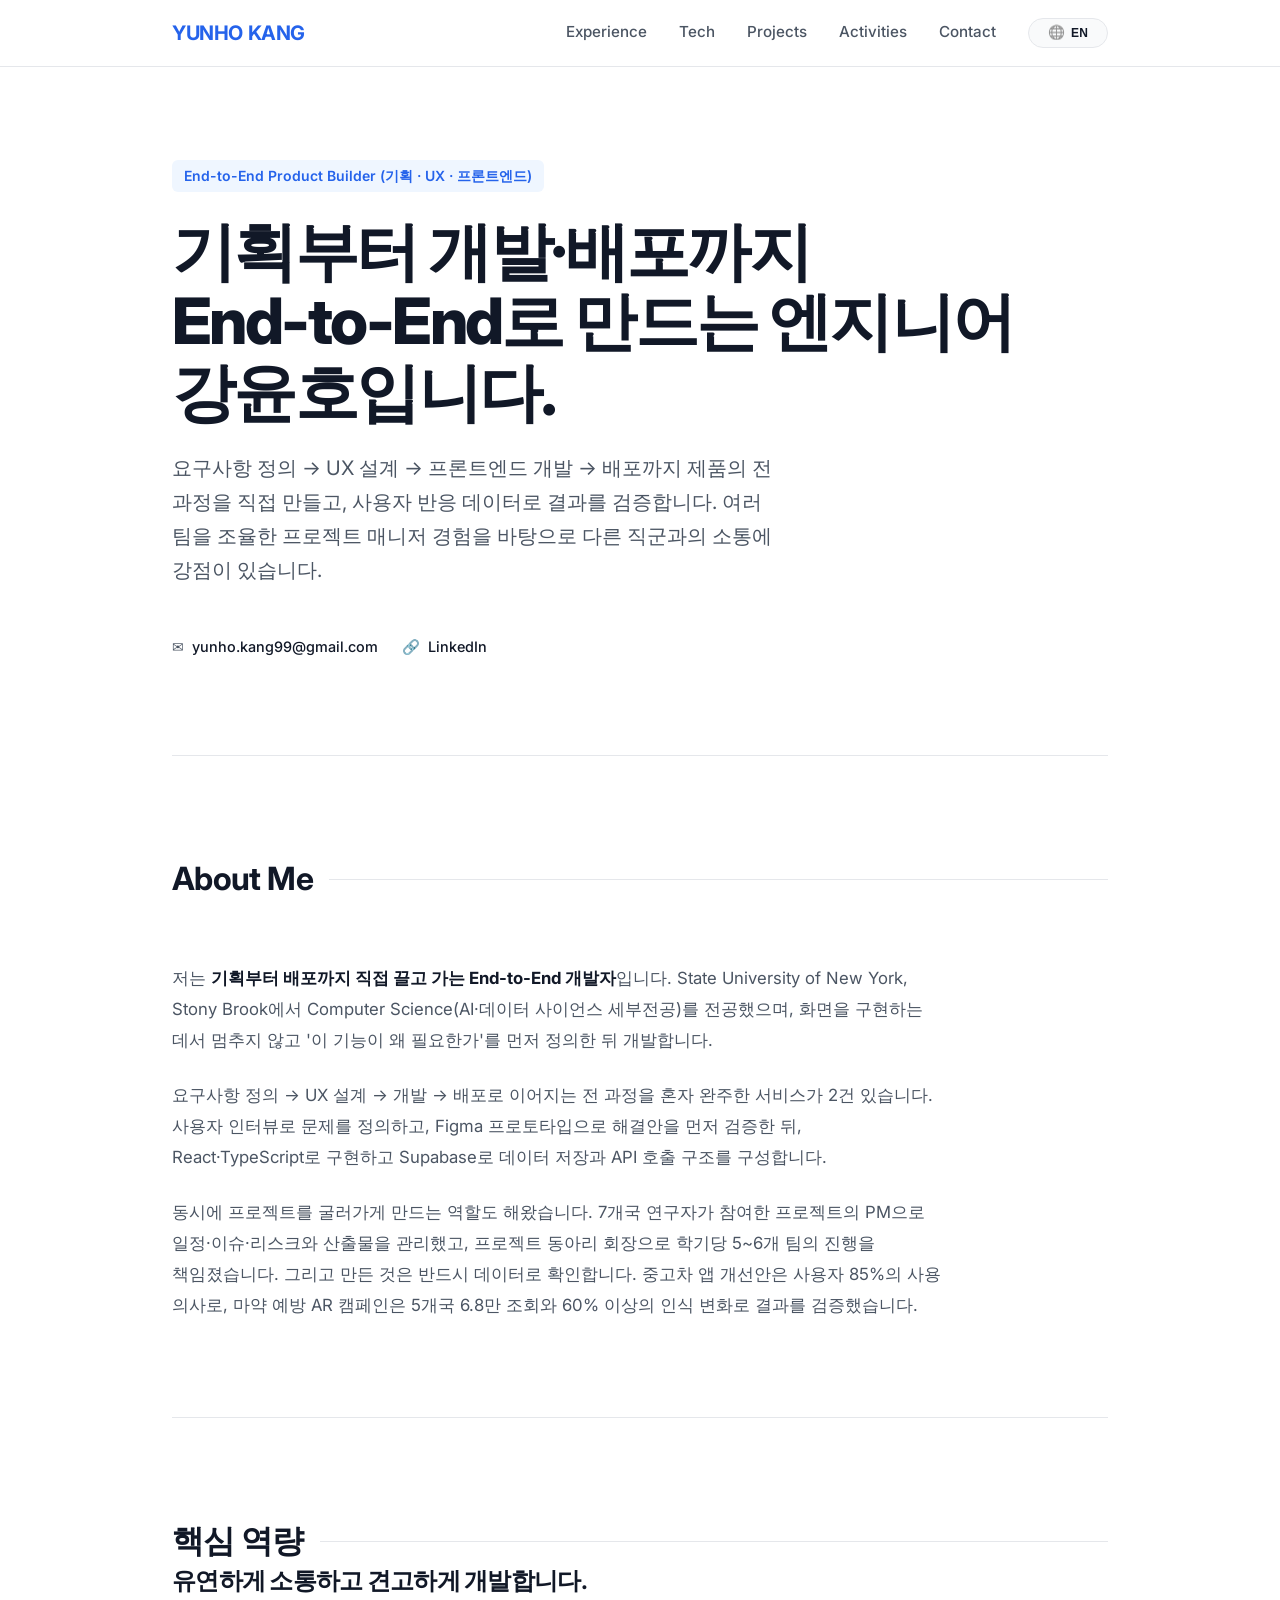
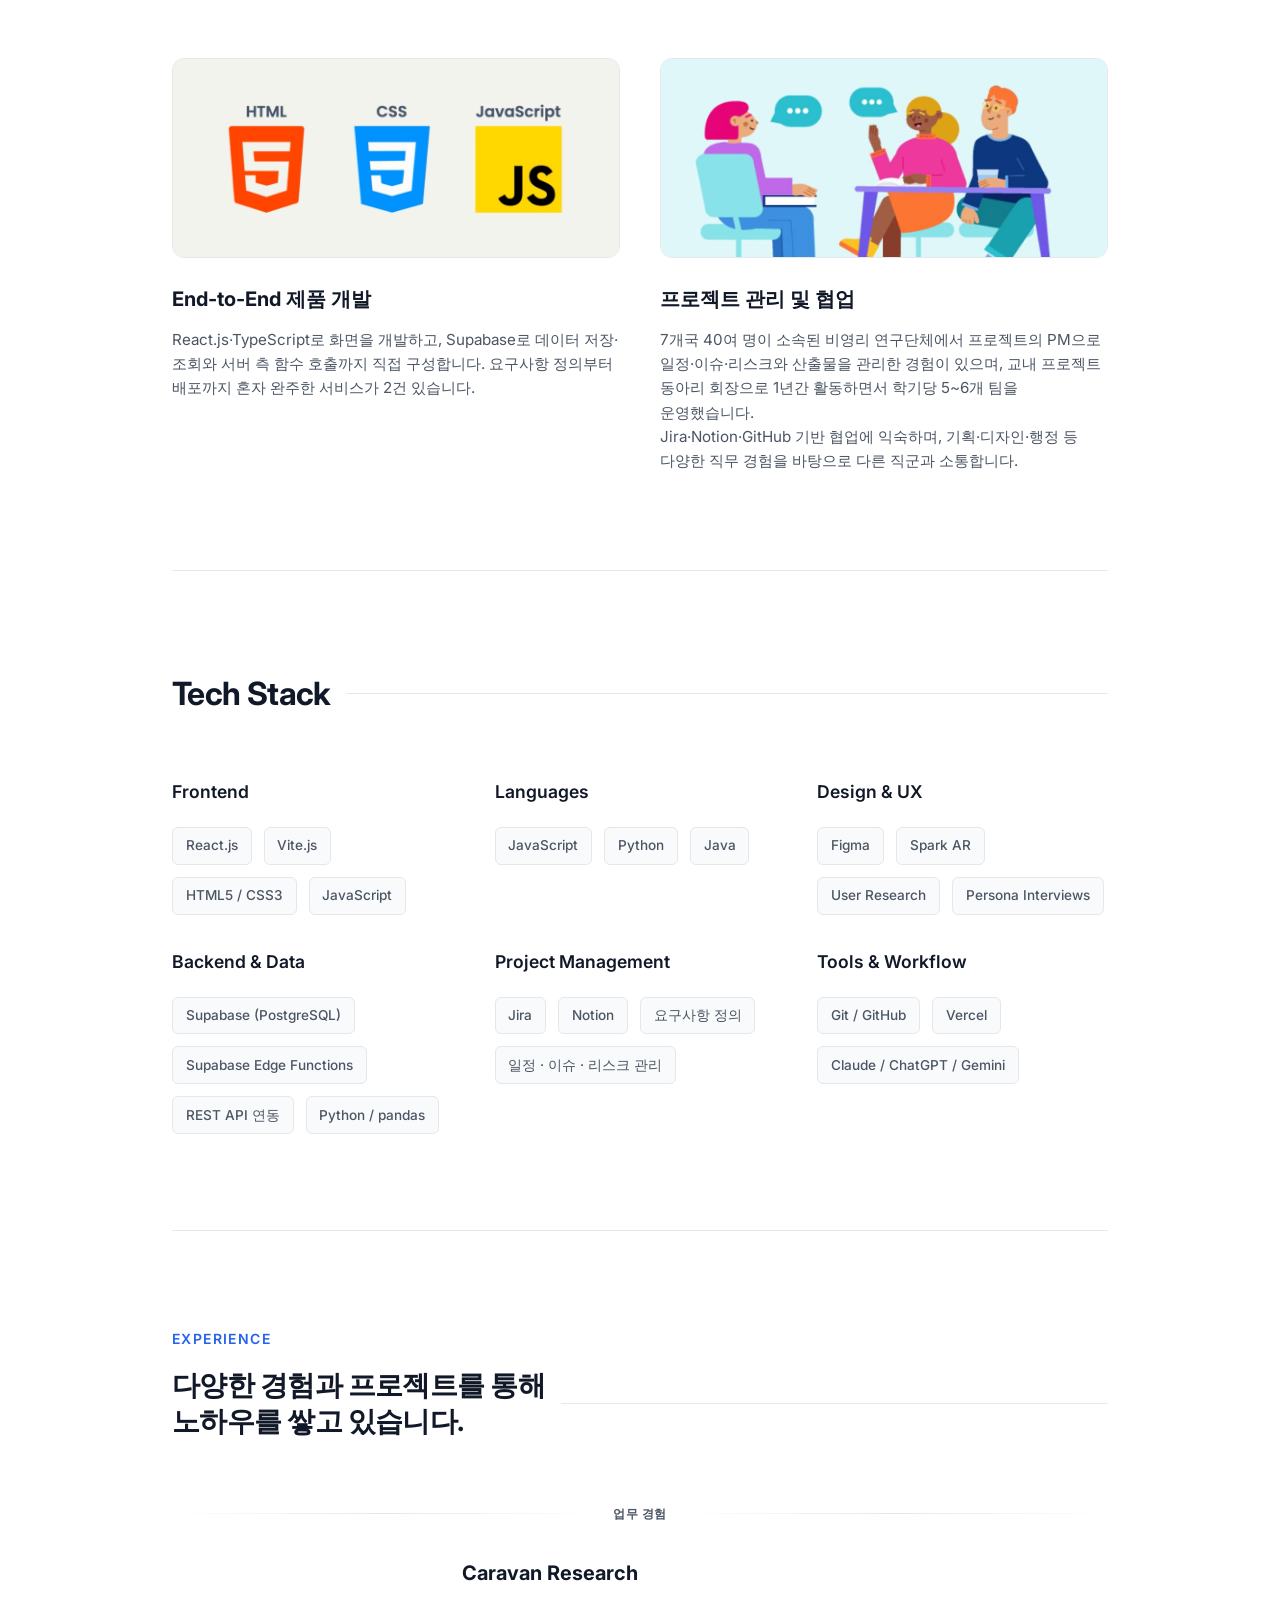
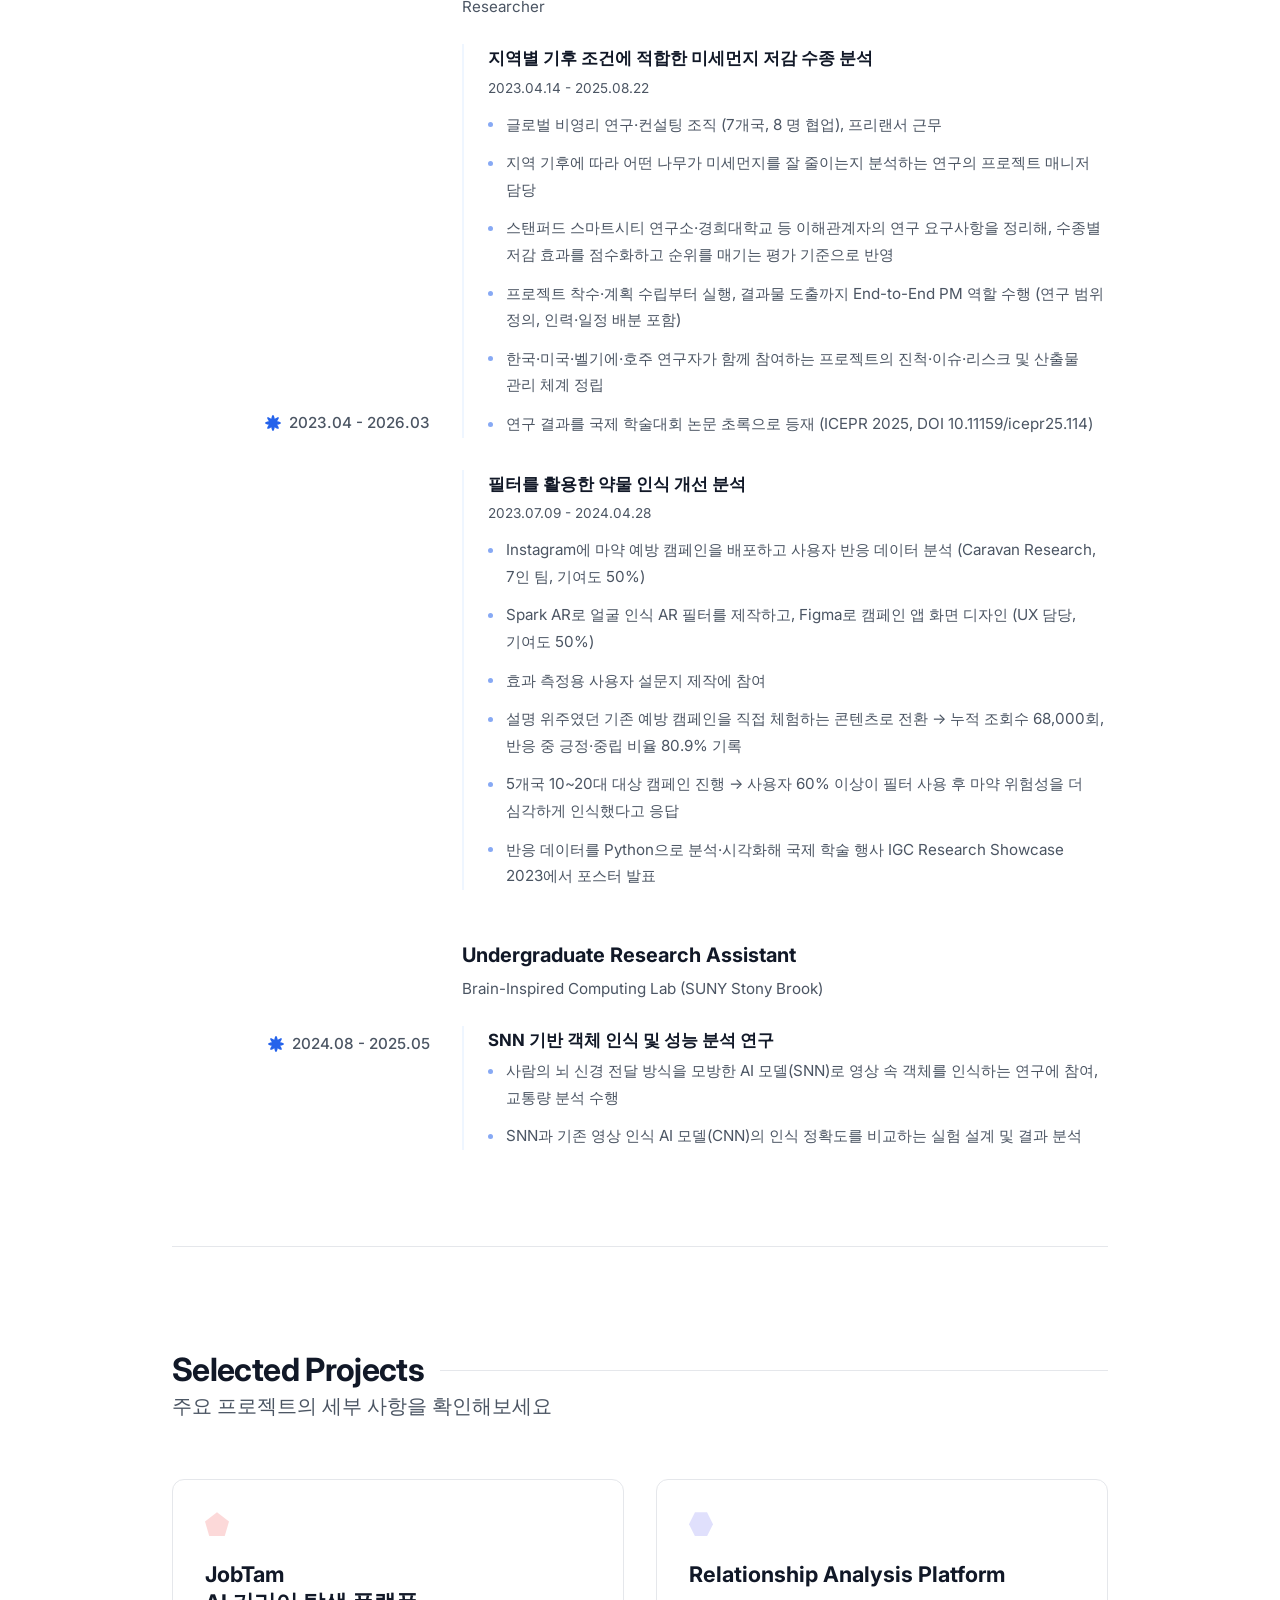
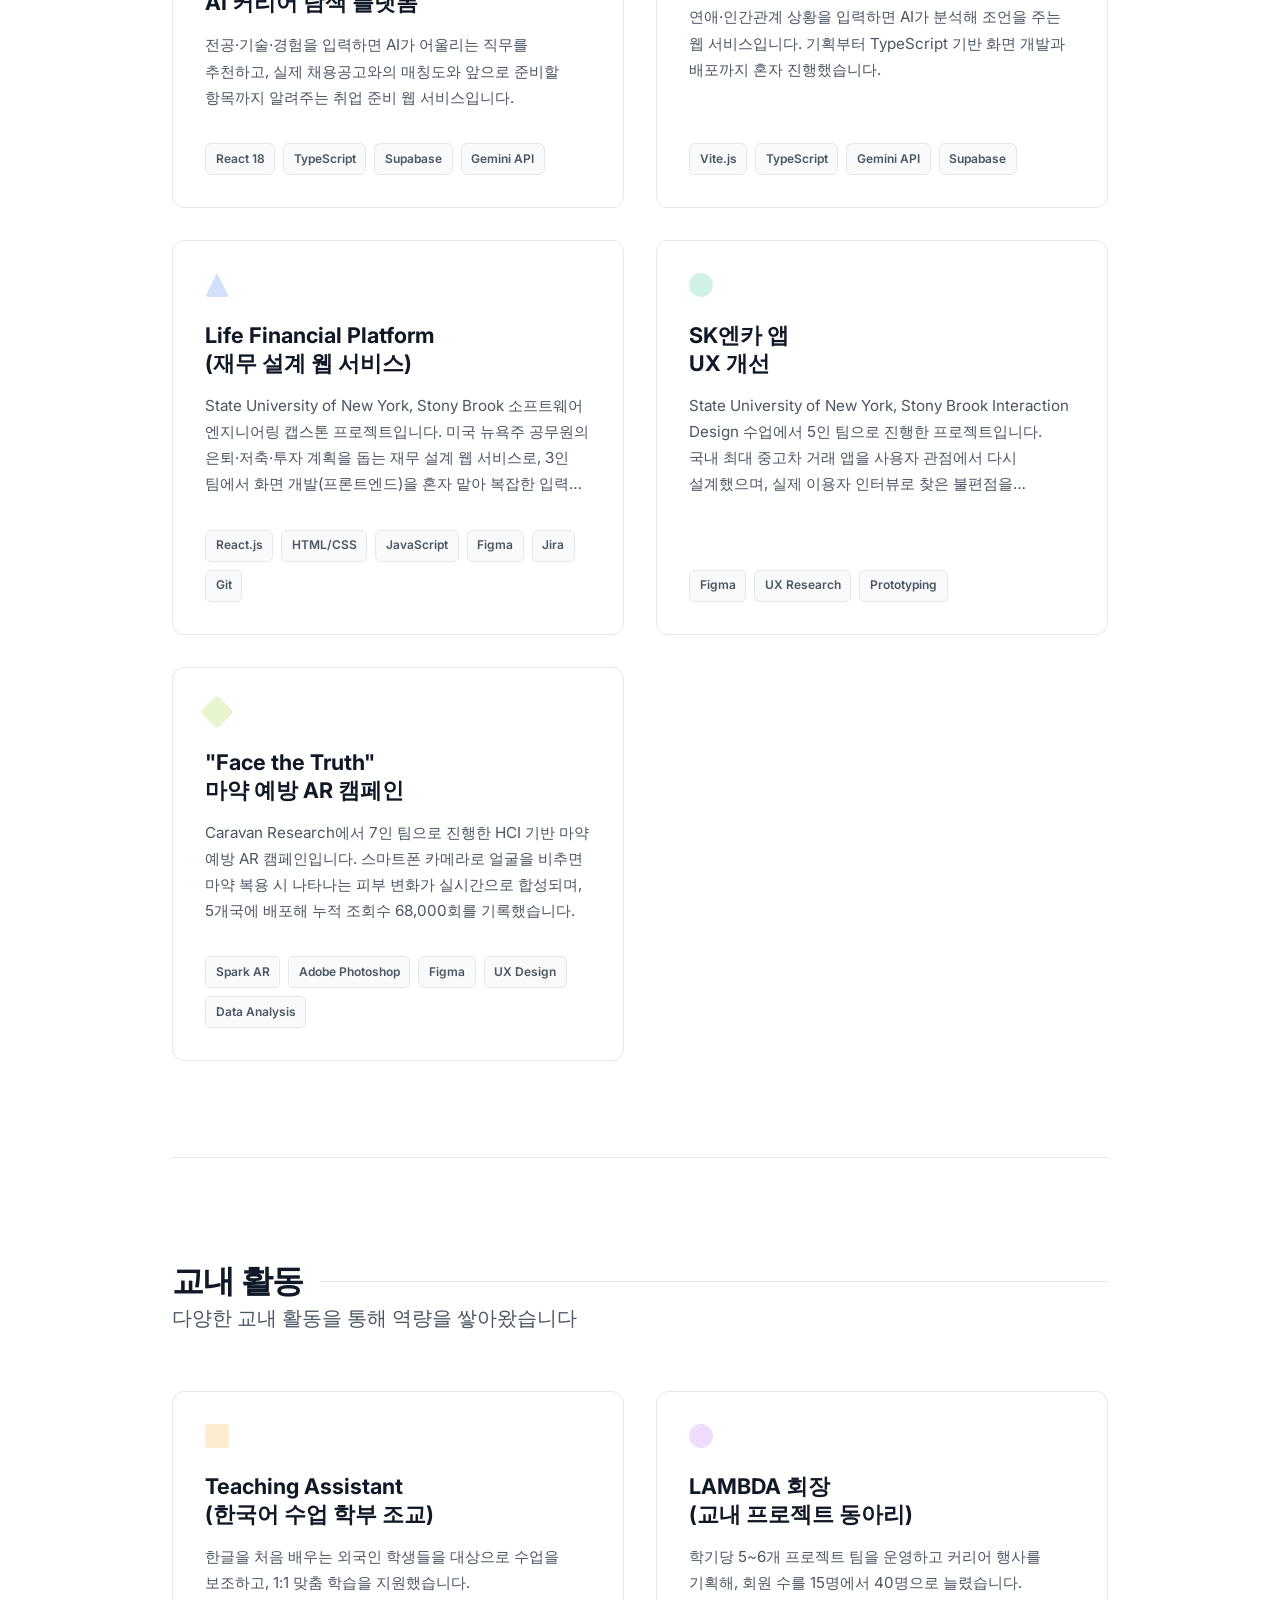
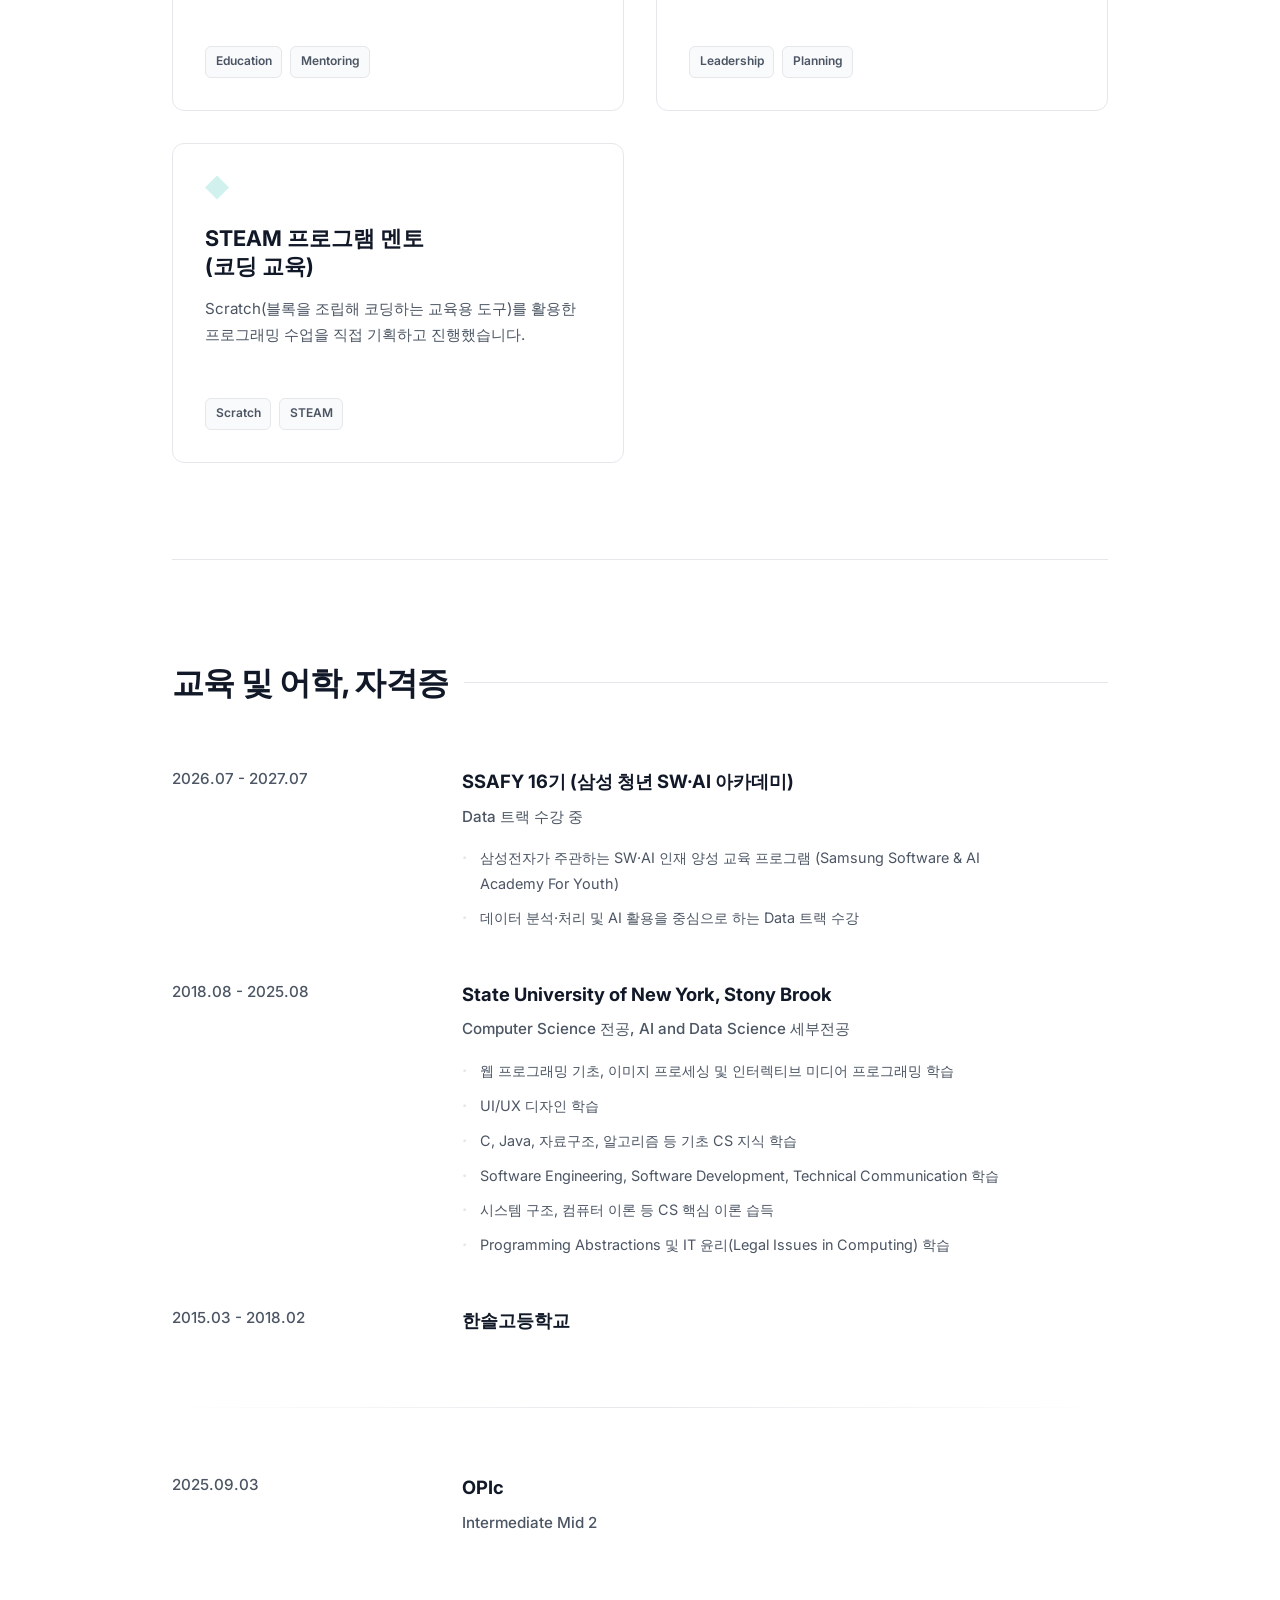
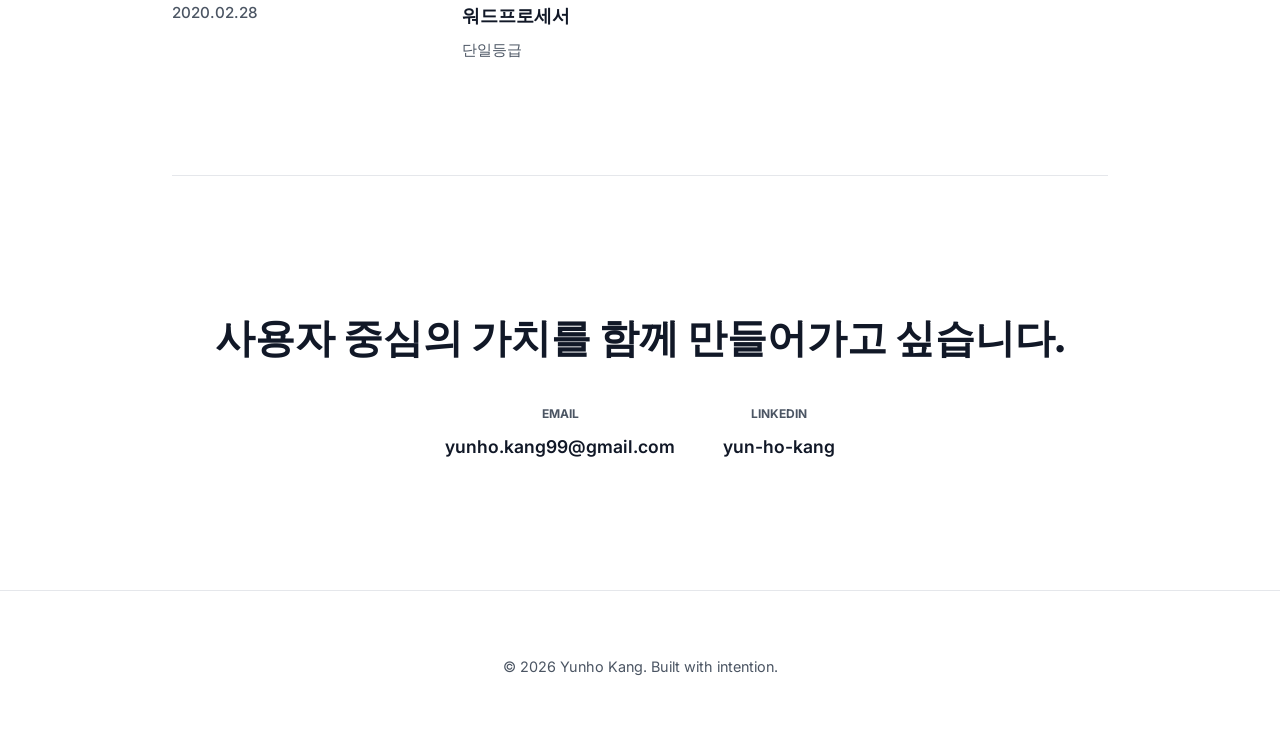
<file: index.html>
<!DOCTYPE html>
<html lang="en">
<head>
<meta charset="UTF-8"/>
<meta name="viewport" content="width=device-width, initial-scale=1.0"/>
<title>Yunho Kang — Portfolio</title>
<link rel="preconnect" href="https://fonts.googleapis.com">
<link rel="preconnect" href="https://fonts.gstatic.com" crossorigin>
<link href="https://fonts.googleapis.com/css2?family=Inter:wght@300;400;500;600;700&display=swap" rel="stylesheet">
<link rel="stylesheet" href="style.css">
</head>
<body>

<nav>
  <div class="nav-container">
    <a class="nav-logo" href="#">YUNHO KANG</a>
    <ul class="nav-links">
      <li><a href="#experience" data-i18n="nav-experience">Experience</a></li>
      <li><a href="#tech" data-i18n="nav-tech">Tech</a></li>
      <li><a href="#projects" data-i18n="nav-projects">Projects</a></li>
      <li><a href="#activities" data-i18n="nav-activities">Activities</a></li>
      <li><a href="#contact" data-i18n="nav-contact">Contact</a></li>
      <li><button id="lang-toggle" class="lang-btn">EN</button></li>
    </ul>
  </div>
</nav>

<div class="container">
  <!-- HERO -->
  <section id="hero">
    <span class="hero-label" data-i18n="hero-label">End-to-End Product Builder (기획 · UX · 프론트엔드)</span>
    <h3 class="hero-name" data-i18n="hero-name">기획부터 개발·배포까지<br/> End-to-End로 만드는 엔지니어 강윤호입니다.</h3>
    <p class="hero-subtitle" data-i18n="hero-subtitle">
      요구사항 정의 → UX 설계 → 프론트엔드 개발 → 배포까지 제품의 전 과정을 직접 만들고, 사용자 반응 데이터로 결과를 검증합니다. 여러 팀을 조율한 프로젝트 매니저 경험을 바탕으로 다른 직군과의 소통에 강점이 있습니다.
    </p>
    <div class="hero-meta">
      <div class="hero-meta-item">✉ <a href="mailto:yunho.kang99@gmail.com">yunho.kang99@gmail.com</a></div>
      <div class="hero-meta-item">🔗 <a href="https://linkedin.com/in/yun-ho-kang" target="_blank">LinkedIn</a></div>
      
    </div>
  </section>

  <!-- CORE COMPETENCIES -->
  <!-- ABOUT -->
  <section id="about">
    <div class="section-header">
      <h2 class="section-title" data-i18n="about-title">About Me</h2>
    </div>
    <div class="about-content">
      <p data-i18n="about-p1">저는 <strong>기획부터 배포까지 직접 끌고 가는 End-to-End 개발자</strong>입니다. State University of New York, Stony Brook에서 Computer Science(AI·데이터 사이언스 세부전공)를 전공했으며, 화면을 구현하는 데서 멈추지 않고 '이 기능이 왜 필요한가'를 먼저 정의한 뒤 개발합니다.</p>
      <p data-i18n="about-p2">요구사항 정의 → UX 설계 → 개발 → 배포로 이어지는 전 과정을 혼자 완주한 서비스가 2건 있습니다. 사용자 인터뷰로 문제를 정의하고, Figma 프로토타입으로 해결안을 먼저 검증한 뒤, React·TypeScript로 구현하고 Supabase로 데이터 저장과 API 호출 구조를 구성합니다.</p>
      <p data-i18n="about-p3">동시에 프로젝트를 굴러가게 만드는 역할도 해왔습니다. 7개국 연구자가 참여한 프로젝트의 PM으로 일정·이슈·리스크와 산출물을 관리했고, 프로젝트 동아리 회장으로 학기당 5~6개 팀의 진행을 책임졌습니다. 그리고 만든 것은 반드시 데이터로 확인합니다. 중고차 앱 개선안은 사용자 85%의 사용 의사로, 마약 예방 AR 캠페인은 5개국 6.8만 조회와 60% 이상의 인식 변화로 결과를 검증했습니다.</p>
    </div>
  </section>

  <section id="core">
    <div class="section-header">
      <h2 class="section-title" data-i18n="core-title">핵심 역량</h2>
      <p style="font-size: 1.5rem; font-weight: 700; margin-top: -1.5rem; letter-spacing: -0.03em;" data-i18n="core-subtitle">유연하게 소통하고 견고하게 개발합니다.</p>
    </div>
    <div class="competency-grid">
      <div class="competency-card">
        <div class="competency-img-box">
          <img src="assets/Modern_Frontend.png" alt="Modern Frontend" style="width: 100%; height: 100%; object-fit: cover;">
        </div>
        <div class="competency-info">
          <h3 data-i18n="core-fe-title">End-to-End 제품 개발</h3>
          <p data-i18n="core-fe-desc">React.js·TypeScript로 화면을 개발하고, Supabase로 데이터 저장·조회와 서버 측 함수 호출까지 직접 구성합니다. 요구사항 정의부터 배포까지 혼자 완주한 서비스가 2건 있습니다.</p>
        </div>
      </div>
      <div class="competency-card">
        <div class="competency-img-box">
          <img src="assets/communication.png" alt="Communication" style="width: 100%; height: 100%; object-fit: cover;">
        </div>
        <div class="competency-info">
          <h3 data-i18n="core-comm-title">프로젝트 관리 및 협업</h3>
          <p data-i18n="core-comm-desc1">7개국 40여 명이 소속된 비영리 연구단체에서 프로젝트의 PM으로 일정·이슈·리스크와 산출물을 관리한 경험이 있으며, 교내 프로젝트 동아리 회장으로 1년간 활동하면서 학기당 5~6개 팀을 운영했습니다.</p>
          <p data-i18n="core-comm-desc2">Jira·Notion·GitHub 기반 협업에 익숙하며, 기획·디자인·행정 등 다양한 직무 경험을 바탕으로 다른 직군과 소통합니다.</p>
        </div>
      </div>
    </div>
  </section>

  <!-- TECH STACK -->
  <section id="tech">
    <div class="section-header">
      <h2 class="section-title">Tech Stack</h2>
    </div>
    <div class="tech-grid">
      <div class="tech-category">
        <h3 data-i18n="tech-fe">Frontend</h3>
        <div class="tech-list">
          <span class="tech-tag">React.js</span>
          <span class="tech-tag">Vite.js</span>
          <span class="tech-tag">HTML5 / CSS3</span>
          <span class="tech-tag">JavaScript</span>
        </div>
      </div>
      <div class="tech-category">
        <h3 data-i18n="tech-lang">Languages</h3>
        <div class="tech-list">
          <span class="tech-tag">JavaScript</span>
          <span class="tech-tag">Python</span>
          <span class="tech-tag">Java</span>
        </div>
      </div>
      <div class="tech-category">
        <h3 data-i18n="tech-design">Design & UX</h3>
        <div class="tech-list">
          <span class="tech-tag">Figma</span>
          <span class="tech-tag">Spark AR</span>
          <span class="tech-tag">User Research</span>
          <span class="tech-tag">Persona Interviews</span>
        </div>
      </div>
      <div class="tech-category">
        <h3 data-i18n="tech-backend">Backend &amp; Data</h3>
        <div class="tech-list">
          <span class="tech-tag">Supabase (PostgreSQL)</span>
          <span class="tech-tag">Supabase Edge Functions</span>
          <span class="tech-tag" data-i18n="tag-api">REST API 연동</span>
          <span class="tech-tag">Python / pandas</span>
        </div>
      </div>
      <div class="tech-category">
        <h3 data-i18n="tech-pm">Project Management</h3>
        <div class="tech-list">
          <span class="tech-tag">Jira</span>
          <span class="tech-tag">Notion</span>
          <span class="tech-tag" data-i18n="tag-req">요구사항 정의</span>
          <span class="tech-tag" data-i18n="tag-risk">일정 · 이슈 · 리스크 관리</span>
        </div>
      </div>
      <div class="tech-category">
        <h3 data-i18n="tech-tools">Tools & Workflow</h3>
        <div class="tech-list">
          <span class="tech-tag">Git / GitHub</span>
          <span class="tech-tag">Vercel</span>
          <span class="tech-tag">Claude / ChatGPT / Gemini</span>
        </div>
      </div>
    </div>
  </section>



  <!-- EXPERIENCE -->
  <section id="experience">
    <div class="section-header" style="margin-bottom: 2rem;">
      <h2 class="section-eyebrow">Experience</h2>
      <p class="section-title" style="font-size: 1.75rem; line-height: 1.3;" data-i18n="exp-title">다양한 경험과 프로젝트를 통해<br>노하우를 쌓고 있습니다.</p>
    </div>

    <div class="exp-divider">
      <span data-i18n="exp-work">업무 경험</span>
    </div>

    <div class="exp-grid">
      <div class="exp-item">
        <div class="exp-left">
          <svg xmlns="http://www.w3.org/2000/svg" width="16" height="16" fill="none" style="color: var(--primary);"><path fill="currentColor" d="M6.287 12.135C6.637 14.45 7.274 16 8 16s1.362-1.549 1.713-3.865c1.886 1.39 3.43 2.036 3.944 1.522s-.132-2.058-1.523-3.944C14.451 9.363 16 8.726 16 8s-1.549-1.362-3.865-1.713c1.39-1.886 2.036-3.43 1.522-3.944s-2.058.132-3.944 1.523C9.363 1.549 8.726 0 8 0S6.638 1.549 6.287 3.866c-1.886-1.39-3.43-2.036-3.944-1.523s.132 2.059 1.522 3.944C1.55 6.637 0 7.274 0 8s1.549 1.362 3.866 1.713c-1.39 1.886-2.036 3.43-1.523 3.944s2.059-.132 3.944-1.522"></path></svg>
          <p class="exp-date-text">2023.04 - 2026.03</p>
        </div>
        <div class="exp-info">
          <div class="exp-company-block">
            <h3 class="exp-company">Caravan Research</h3>
            <p class="exp-position" data-i18n="exp-caravan-pos">Researcher</p>
          </div>
          
          <div class="exp-projects">
            <div class="exp-project-item">
              <h4 class="exp-project-title" data-i18n="exp-caravan-p1-title">지역별 기후 조건에 적합한 미세먼지 저감 수종 분석</h4>
              <p class="exp-project-period">2023.04.14 - 2025.08.22</p>
              <ul class="exp-project-details" data-i18n-list="exp-caravan-p1-details">
                <li>글로벌 비영리 연구·컨설팅 조직 (7개국, 8 명 협업), 프리랜서 근무</li>
                <li>지역 기후에 따라 어떤 나무가 미세먼지를 잘 줄이는지 분석하는 연구의 프로젝트 매니저 담당</li>
                <li>스탠퍼드 스마트시티 연구소·경희대학교 등 이해관계자의 연구 요구사항을 정리해, 수종별 저감 효과를 점수화하고 순위를 매기는 평가 기준으로 반영</li>
                <li>프로젝트 착수·계획 수립부터 실행, 결과물 도출까지 End-to-End PM 역할 수행 (연구 범위 정의, 인력·일정 배분 포함)</li>
                <li>한국·미국·벨기에·호주 연구자가 함께 참여하는 프로젝트의 진척·이슈·리스크 및 산출물 관리 체계 정립</li>
                <li>연구 결과를 국제 학술대회 논문 초록으로 등재 (ICEPR 2025, DOI 10.11159/icepr25.114)</li>
              </ul>
            </div>

            <div class="exp-project-item">
              <h4 class="exp-project-title" data-i18n="exp-caravan-p2-title">필터를 활용한 약물 인식 개선 분석</h4>
              <p class="exp-project-period">2023.07.09 - 2024.04.28</p>
              <ul class="exp-project-details" data-i18n-list="exp-caravan-p2-details">
                <li>Instagram에 마약 예방 캠페인을 배포하고 사용자 반응 데이터 분석 (Caravan Research, 7인 팀, 기여도 50%)</li>
                <li>Spark AR로 얼굴 인식 AR 필터를 제작하고, Figma로 캠페인 앱 화면 디자인 (UX 담당, 기여도 50%)</li>
                <li>효과 측정용 사용자 설문지 제작에 참여</li>
                <li>설명 위주였던 기존 예방 캠페인을 직접 체험하는 콘텐츠로 전환 → 누적 조회수 68,000회, 반응 중 긍정·중립 비율 80.9% 기록</li>
                <li>5개국 10~20대 대상 캠페인 진행 → 사용자 60% 이상이 필터 사용 후 마약 위험성을 더 심각하게 인식했다고 응답</li>
                <li>반응 데이터를 Python으로 분석·시각화해 국제 학술 행사 IGC Research Showcase 2023에서 포스터 발표</li>
              </ul>
            </div>
          </div>
        </div>
      </div>

      <div class="exp-item">
        <div class="exp-left">
          <svg xmlns="http://www.w3.org/2000/svg" width="16" height="16" fill="none" style="color: var(--primary);"><path fill="currentColor" d="M6.287 12.135C6.637 14.45 7.274 16 8 16s1.362-1.549 1.713-3.865c1.886 1.39 3.43 2.036 3.944 1.522s-.132-2.058-1.523-3.944C14.451 9.363 16 8.726 16 8s-1.549-1.362-3.865-1.713c1.39-1.886 2.036-3.43 1.522-3.944s-2.058.132-3.944 1.523C9.363 1.549 8.726 0 8 0S6.638 1.549 6.287 3.866c-1.886-1.39-3.43-2.036-3.944-1.523s.132 2.059 1.522 3.944C1.55 6.637 0 7.274 0 8s1.549 1.362 3.866 1.713c-1.39 1.886-2.036 3.43-1.523 3.944s2.059-.132 3.944-1.522"></path></svg>
          <p class="exp-date-text">2024.08 - 2025.05</p>
        </div>
        <div class="exp-info">
          <div class="exp-company-block">
            <h3 class="exp-company">Undergraduate Research Assistant</h3>
            <p class="exp-position" data-i18n="exp-ura-pos">Brain-Inspired Computing Lab (SUNY Stony Brook)</p>
          </div>
          
          <div class="exp-projects">
            <div class="exp-project-item">
              <h4 class="exp-project-title" data-i18n="exp-ura-p1-title">SNN 기반 객체 인식 및 성능 분석 연구</h4>
              <ul class="exp-project-details" data-i18n-list="exp-ura-p1-details">
                <li>사람의 뇌 신경 전달 방식을 모방한 AI 모델(SNN)로 영상 속 객체를 인식하는 연구에 참여, 교통량 분석 수행</li>
                <li>SNN과 기존 영상 인식 AI 모델(CNN)의 인식 정확도를 비교하는 실험 설계 및 결과 분석</li>
              </ul>
            </div>
          </div>
        </div>
      </div>
    </div>
  </section>

  <!-- PROJECTS -->
  <section id="projects">
    <div class="section-header">
      <h2 class="section-title">Selected Projects</h2>
      <p style="font-size: 1.25rem; color: var(--text-muted); margin-top: -1.5rem;" data-i18n="projects-subtitle">주요 프로젝트의 세부 사항을 확인해보세요</p>
    </div>

    <div class="project-grid-v2">
      <!-- Project 0: CareerDNA (New) -->
      <div onclick="openModal(8)" class="project-card-v2 hover-red" style="cursor: pointer;">
        <div>
          <div class="card-shape" style="background: #ef4444; clip-path: polygon(50% 0%, 100% 38%, 82% 100%, 18% 100%, 0% 38%);"></div>
          <h3 data-i18n="project5-title">JobTam<br/>AI 커리어 탐색 플랫폼</h3>
          <p class="card-desc" data-i18n="project5-desc">전공·기술·경험을 입력하면 AI가 어울리는 직무를 추천하고, 실제 채용공고와의 매칭도와 앞으로 준비할 항목까지 알려주는 취업 준비 웹 서비스입니다.</p>
        </div>
        <div class="card-tech-stack">
          <span class="card-tech-tag">React 18</span>
          <span class="card-tech-tag">TypeScript</span>
          <span class="card-tech-tag">Supabase</span>
          <span class="card-tech-tag">Gemini API</span>
        </div>
      </div>

      <!-- Project 0: Relationship Analysis Platform (New) -->
      <div onclick="openModal(7)" class="project-card-v2 hover-indigo" style="cursor: pointer;">
        <div>
          <div class="card-shape" style="background: #6366f1; clip-path: polygon(25% 0%, 75% 0%, 100% 50%, 75% 100%, 25% 100%, 0% 50%);"></div>
          <h3 data-i18n="project4-title">Relationship Analysis Platform</h3>
          <p class="card-desc" data-i18n="project4-desc">연애·인간관계 상황을 입력하면 AI가 분석해 조언을 주는 웹 서비스입니다. 기획부터 TypeScript 기반 화면 개발과 배포까지 혼자 진행했습니다.</p>
        </div>
        <div class="card-tech-stack">
          <span class="card-tech-tag">Vite.js</span>
          <span class="card-tech-tag">TypeScript</span>
          <span class="card-tech-tag">Gemini API</span>
          <span class="card-tech-tag">Supabase</span>
        </div>
      </div>

      <!-- Project 1 -->
      <div onclick="openModal(1)" class="project-card-v2 hover-blue" style="cursor: pointer;">
        <div>
          <div class="card-shape" style="background: #2563eb; clip-path: polygon(50% 0%, 0% 100%, 100% 100%);"></div>
          <h3 data-i18n="project1-title">Life Financial Platform<br/>(재무 설계 웹 서비스)</h3>
          <p class="card-desc" data-i18n="project1-desc">State University of New York, Stony Brook 소프트웨어 엔지니어링 캡스톤 프로젝트입니다. 미국 뉴욕주 공무원의 은퇴·저축·투자 계획을 돕는 재무 설계 웹 서비스로, 3인 팀에서 화면 개발(프론트엔드)을 혼자 맡아 복잡한 입력 항목을 단계별 흐름으로 재구성했습니다.</p>
        </div>
        <div class="card-tech-stack">
          <span class="card-tech-tag">React.js</span>
          <span class="card-tech-tag">HTML/CSS</span>
          <span class="card-tech-tag">JavaScript</span>
          <span class="card-tech-tag">Figma</span>
          <span class="card-tech-tag">Jira</span>
          <span class="card-tech-tag">Git</span>
        </div>
      </div>

      <!-- Project 2 -->
      <div onclick="openModal(2)" class="project-card-v2 hover-green" style="cursor: pointer;">
        <div>
          <div class="card-shape" style="background: #10b981; border-radius: 50%;"></div>
          <h3 data-i18n="project2-title">SK엔카 앱<br/>UX 개선</h3>
          <p class="card-desc" data-i18n="project2-desc">State University of New York, Stony Brook Interaction Design 수업에서 5인 팀으로 진행한 프로젝트입니다. 국내 최대 중고차 거래 앱을 사용자 관점에서 다시 설계했으며, 실제 이용자 인터뷰로 찾은 불편점을 바탕으로 개선안을 만들어 사용자 85%의 사용 의사를 확인했습니다.</p>
        </div>
        <div class="card-tech-stack">
          <span class="card-tech-tag">Figma</span>
          <span class="card-tech-tag">UX Research</span>
          <span class="card-tech-tag">Prototyping</span>
        </div>
      </div>

      <!-- Project 3 -->
      <div onclick="openModal(3)" class="project-card-v2 hover-lime" style="cursor: pointer;">
        <div>
          <div class="card-shape" style="background: #84cc16; transform: rotate(45deg);"></div>
          <h3 data-i18n="project3-title">"Face the Truth"<br/>마약 예방 AR 캠페인</h3>
          <p class="card-desc" data-i18n="project3-desc">Caravan Research에서 7인 팀으로 진행한 HCI 기반 마약 예방 AR 캠페인입니다. 스마트폰 카메라로 얼굴을 비추면 마약 복용 시 나타나는 피부 변화가 실시간으로 합성되며, 5개국에 배포해 누적 조회수 68,000회를 기록했습니다.</p>
        </div>
        <div class="card-tech-stack">
          <span class="card-tech-tag">Spark AR</span>
          <span class="card-tech-tag">Adobe Photoshop</span>
          <span class="card-tech-tag">Figma</span>
          <span class="card-tech-tag">UX Design</span>
          <span class="card-tech-tag">Data Analysis</span>
        </div>
      </div>
    </div>
  </section>

  <!-- CAMPUS ACTIVITIES -->
  <section id="activities">
    <div class="section-header">
      <h2 class="section-title" data-i18n="activities-title">교내 활동</h2>
      <p style="font-size: 1.25rem; color: var(--text-muted); margin-top: -1.5rem;" data-i18n="activities-subtitle">다양한 교내 활동을 통해 역량을 쌓아왔습니다</p>
    </div>

    <div class="project-grid-v2">
      <!-- Activity 1 -->
      <div onclick="openModal(4)" class="project-card-v2 hover-orange" style="cursor: pointer;">
        <div>
          <div class="card-shape" style="background: #f59e0b; border-radius: 4px;"></div>
          <h3 data-i18n="activity1-title">Teaching Assistant<br/>(한국어 수업 학부 조교)</h3>
          <p class="card-desc" data-i18n="activity1-desc">한글을 처음 배우는 외국인 학생들을 대상으로 수업을 보조하고, 1:1 맞춤 학습을 지원했습니다.</p>
        </div>
        <div class="card-tech-stack">
          <span class="card-tech-tag" data-i18n="tag-edu">Education</span>
          <span class="card-tech-tag" data-i18n="tag-ment">Mentoring</span>
        </div>
      </div>

      <!-- Activity 2 -->
      <div onclick="openModal(5)" class="project-card-v2 hover-purple" style="cursor: pointer;">
        <div>
          <div class="card-shape" style="background: #a855f7; border-radius: 50%;"></div>
          <h3 data-i18n="activity2-title">LAMBDA 회장<br/>(교내 프로젝트 동아리)</h3>
          <p class="card-desc" data-i18n="activity2-desc">학기당 5~6개 프로젝트 팀을 운영하고 커리어 행사를 기획해, 회원 수를 15명에서 40명으로 늘렸습니다.</p>
        </div>
        <div class="card-tech-stack">
          <span class="card-tech-tag" data-i18n="tag-lead">Leadership</span>
          <span class="card-tech-tag" data-i18n="tag-plan">Planning</span>
        </div>
      </div>

      <!-- Activity 3 -->
      <div onclick="openModal(6)" class="project-card-v2 hover-teal" style="cursor: pointer;">
        <div>
          <div class="card-shape" style="background: #14b8a6; clip-path: polygon(50% 0%, 100% 50%, 50% 100%, 0% 50%);"></div>
          <h3 data-i18n="activity3-title">STEAM 프로그램 멘토<br/>(코딩 교육)</h3>
          <p class="card-desc" data-i18n="activity3-desc">Scratch(블록을 조립해 코딩하는 교육용 도구)를 활용한 프로그래밍 수업을 직접 기획하고 진행했습니다.</p>
        </div>
        <div class="card-tech-stack">
          <span class="card-tech-tag">Scratch</span>
          <span class="card-tech-tag">STEAM</span>
        </div>
      </div>
    </div>
  </section>

  <!-- MODAL ROOT -->
  <div id="modal-root">
    <div id="modal-overlay" onclick="closeModal()"></div>
    <div id="modal-container">
      <div id="modal-content">
        <button class="modal-close" onclick="closeModal()">×</button>
        <div id="project-modal-header">
          <div id="modal-shape" class="card-shape"></div>
          <h2 id="modal-title">Project Title</h2>
          <div class="modal-meta-grid">
            <div class="modal-meta-item">
              <h4 data-i18n="modal-desc-label">프로젝트 설명</h4>
              <div id="modal-desc">Description text here.</div>
            </div>
            <div class="modal-meta-item">
              <h4 data-i18n="modal-role-label">역할</h4>
              <div id="modal-role">Lead Developer</div>
            </div>
            <div class="modal-meta-item">
              <h4 data-i18n="modal-tech-label">기술 스택</h4>
              <div id="modal-tech">Tech stack tags here.</div>
            </div>
            <div class="modal-meta-item">
              <h4 data-i18n="modal-period-label">기간</h4>
              <div id="modal-period">2025.01 - 2025.05</div>
            </div>
          </div>
        </div>
        <div class="modal-divider"></div>
        <div id="modal-gallery-section">
          <h4 data-i18n="modal-gallery-label">화면 미리보기</h4>
          <div id="modal-gallery" class="modal-gallery"></div>
        </div>
        <div id="project-modal-body">
          <h4 data-i18n="modal-details-label">상세 내용</h4>
          <ol id="modal-details-list" class="modal-list">
            <!-- List items will be injected here -->
          </ol>
        </div>
      </div>
    </div>
  </div>

  <script>
    const translations = {
      ko: {
        "nav-experience": "Experience",
        "nav-tech": "Tech",
        "nav-projects": "Projects",
        "nav-activities": "Activities",
        "nav-contact": "Contact",
        "hero-label": "End-to-End Product Developer · 기획 · UX · 프론트엔드",
        "hero-name": "기획부터 개발·배포까지<br/> End-to-End로 만드는 개발자 강윤호입니다.",
        "hero-subtitle": "요구사항 정의 → UX 설계 → 프론트엔드 개발 → 배포까지 제품의 전 과정을 직접 만들고, 사용자 반응 데이터로 결과를 검증합니다. 여러 팀을 조율한 프로젝트 매니저 경험을 바탕으로 다른 직군과의 소통에 강점이 있습니다.",
        "core-title": "핵심 역량",
        "core-subtitle": "유연하게 소통하고 견고하게 개발합니다.",
        "core-fe-title": "End-to-End 제품 개발",
        "core-fe-desc": "React.js·TypeScript로 화면을 개발하고, Supabase(서버를 직접 운영하지 않아도 되는 백엔드 서비스)로 데이터 저장·조회와 서버 측 함수 호출까지 직접 구성합니다. 요구사항 정의부터 배포까지 혼자 완주한 서비스가 2건 있습니다. (백엔드는 Supabase 기반 경험)",
        "core-comm-title": "프로젝트 관리 및 협업",
        "core-comm-desc1": "7개국 40여 명이 소속된 비영리 연구단체에서 프로젝트의 PM으로 일정·이슈·리스크와 산출물을 관리한 경험이 있으며, 교내 프로젝트 동아리 회장으로 1년간 활동하면서 학기당 5~6개 팀을 운영했습니다.",
        "core-comm-desc2": "Jira·Notion·GitHub 기반 협업에 익숙하며, 기획·디자인·행정 등 다양한 직무 경험을 바탕으로 다른 직군과 소통합니다.",
        "tech-fe": "Frontend",
        "tech-lang": "Languages",
        "tech-design": "Design & UX",
        "tech-tools": "Tools & Workflow",
        "tech-backend": "Backend & Data",
        "tech-pm": "Project Management",
        "tag-api": "REST API 연동",
        "tag-req": "요구사항 정의",
        "tag-risk": "일정 · 이슈 · 리스크 관리",
        "about-p1": "저는 <strong>기획부터 배포까지 직접 끌고 가는 End-to-End 개발자</strong>입니다. State University of New York, Stony Brook에서 Computer Science(AI·데이터 사이언스 세부전공)를 전공했으며, 화면을 구현하는 데서 멈추지 않고 '이 기능이 왜 필요한가'를 먼저 정의한 뒤 개발합니다.",
        "about-p2": "요구사항 정의 → UX 설계 → 개발 → 배포로 이어지는 전 과정을 혼자 완주한 서비스가 2건 있습니다. 사용자 인터뷰로 문제를 정의하고, Figma 프로토타입으로 해결안을 먼저 검증한 뒤, React·TypeScript로 구현하고 Supabase로 데이터 저장과 API 호출 구조를 구성합니다.",
        "about-p3": "기술적 실현 가능성과 인간에 대한 공감이 함께 움직일 때 최고의 디지털 제품이 탄생한다고 믿습니다. 중고차 마켓플레이스 리디자인부터 6.8만 회 이상의 노출을 기록한 마약 예방 AR 캠페인까지, 모든 프로젝트는 \"사용자에게 진짜 필요한 것이 무엇인가?\"라는 질문에서 시작합니다.",
        "exp-title": "다양한 경험과 프로젝트를 통해<br>노하우를 쌓고 있습니다.",
        "exp-work": "업무 경험",
        "exp-caravan-pos": "Researcher",
        "exp-caravan-p1-title": "지역별 기후 조건에 적합한 미세먼지 저감 수종 분석",
        "exp-caravan-p1-details": [
          "글로벌 비영리 연구·컨설팅 조직 (7개국, 8 명 협업), 프리랜서 근무",
          "지역 기후에 따라 어떤 나무가 미세먼지를 잘 줄이는지 분석하는 연구의 프로젝트 매니저 담당",
          "스탠퍼드 스마트시티 연구소·경희대학교 등 이해관계자의 연구 요구사항을 정리해, 수종별 저감 효과를 점수화하고 순위를 매기는 평가 기준으로 반영",
          "프로젝트 착수·계획 수립부터 실행, 결과물 도출까지 End-to-End PM 역할 수행 (연구 범위 정의, 인력·일정 배분 포함)",
          "한국·미국·벨기에·호주 연구자가 함께 참여하는 프로젝트의 진척·이슈·리스크 및 산출물 관리 체계 정립",
          "연구 결과를 국제 학술대회 논문 초록으로 등재 (ICEPR 2025, DOI 10.11159/icepr25.114)"
        ],
        "exp-caravan-p2-title": "필터를 활용한 약물 인식 개선 분석",
        "exp-caravan-p2-details": [
          "Instagram에 마약 예방 캠페인을 배포하고 사용자 반응 데이터 분석 (Caravan Research, 7인 팀, 기여도 50%)",
          "Spark AR로 얼굴 인식 AR 필터를 제작하고, Figma로 캠페인 앱 화면 디자인 (UX 담당, 기여도 50%)",
          "효과 측정용 사용자 설문지 제작에 참여",
          "설명 위주였던 기존 예방 캠페인을 직접 체험하는 콘텐츠로 전환 → 누적 조회수 68,000회, 반응 중 긍정·중립 비율 80.9% 기록",
          "5개국 10~20대 대상 캠페인 진행 → 사용자 60% 이상이 필터 사용 후 마약 위험성을 더 심각하게 인식했다고 응답",
          "반응 데이터를 Python으로 분석·시각화해 국제 학술 행사 IGC Research Showcase 2023에서 포스터 발표"
        ],
        "exp-ura-pos": "Brain-Inspired Computing Lab (SUNY Stony Brook)",
        "exp-ura-p1-title": "SNN 기반 객체 인식 및 성능 분석 연구",
        "exp-ura-p1-details": [
          "사람의 뇌 신경 전달 방식을 모방한 AI 모델(SNN)로 영상 속 객체를 인식하는 연구에 참여, 교통량 분석 수행",
          "SNN과 기존 영상 인식 AI 모델(CNN)의 인식 정확도를 비교하는 실험 설계 및 결과 분석",
        ],
        "projects-subtitle": "주요 프로젝트의 세부 사항을 확인해보세요",
        "project1-title": "Life Financial Platform<br/>(재무 설계 웹 서비스)",
        "project1-desc": "State University of New York, Stony Brook 소프트웨어 엔지니어링 캡스톤 프로젝트입니다. 미국 뉴욕주 공무원의 은퇴·저축·투자 계획을 돕는 재무 설계 웹 서비스로, 3인 팀에서 화면 개발(프론트엔드)을 혼자 맡아 복잡한 입력 항목을 단계별 흐름으로 재구성했습니다.",
        "project2-title": "SK엔카 앱<br/>UX 개선",
        "project2-desc": "State University of New York, Stony Brook Interaction Design 수업에서 5인 팀으로 진행한 프로젝트입니다. 국내 최대 중고차 거래 앱을 사용자 관점에서 다시 설계했으며, 실제 이용자 인터뷰로 찾은 불편점을 바탕으로 개선안을 만들어 사용자 85%의 사용 의사를 확인했습니다.",
        "project3-title": "\"Face the Truth\"<br/>마약 예방 AR 캠페인",
        "project3-desc": "Caravan Research에서 7인 팀으로 진행한 HCI 기반 마약 예방 AR 캠페인입니다. 스마트폰 카메라로 얼굴을 비추면 마약 복용 시 나타나는 피부 변화가 실시간으로 합성되며, 5개국에 배포해 누적 조회수 68,000회를 기록했습니다.",
        "project4-title": "Relationship Analysis Platform",
        "project4-desc": "연애·인간관계 상황을 입력하면 AI가 분석해 조언을 주는 웹 서비스입니다. 기획부터 TypeScript 기반 화면 개발과 배포까지 혼자 진행했습니다.",
        "project5-title": "JobTam<br/>AI 커리어 탐색 플랫폼",
        "project5-desc": "전공·기술·경험을 입력하면 AI가 어울리는 직무를 추천하고, 실제 채용공고와의 매칭도와 앞으로 준비할 항목까지 알려주는 취업 준비 웹 서비스입니다.",
        "activities-title": "교내 활동",
        "activities-subtitle": "다양한 교내 활동을 통해 역량을 쌓아왔습니다",
        "activity1-title": "Teaching Assistant<br/>(한국어 수업 학부 조교)",
        "activity1-desc": "한글을 처음 배우는 외국인 학생들을 대상으로 수업을 보조하고, 1:1 맞춤 학습을 지원했습니다.",
        "activity2-title": "LAMBDA 회장<br/>(교내 프로젝트 동아리)",
        "activity2-desc": "학기당 5~6개 프로젝트 팀을 운영하고 커리어 행사를 기획해, 회원 수를 15명에서 40명으로 늘렸습니다.",
        "activity3-title": "STEAM 프로그램 멘토<br/>(코딩 교육)",
        "activity3-desc": "Scratch(블록을 조립해 코딩하는 교육용 도구)를 활용한 프로그래밍 수업을 직접 기획하고 진행했습니다.",
        "tag-edu": "Education",
        "tag-ment": "Mentoring",
        "tag-lead": "Leadership",
        "tag-plan": "Planning",
        "modal-desc-label": "프로젝트 설명",
        "modal-tech-label": "기술 스택",
        "modal-role-label": "역할",
        "modal-period-label": "기간",
        "modal-details-label": "상세 내용",
        "modal-gallery-label": "화면 미리보기",
        "edu-title": "교육 및 어학, 자격증",
        "edu-ssafy": "SSAFY 16기 (삼성 청년 SW·AI 아카데미)",
        "edu-ssafy-track": "Data 트랙 수강 중",
        "edu-ssafy-details": [
          "삼성전자가 주관하는 SW·AI 인재 양성 교육 프로그램 (Samsung Software & AI Academy For Youth)",
          "데이터 분석·처리 및 AI 활용을 중심으로 하는 Data 트랙 수강"
        ],
        "edu-sbu-major": "Computer Science 전공, AI and Data Science 세부전공",
        "edu-sbu-details": [
          "웹 프로그래밍 기초, 이미지 프로세싱 및 인터렉티브 미디어 프로그래밍 학습",
          "UI/UX 디자인 학습",
          "C, Java, 자료구조, 알고리즘 등 기초 CS 지식 학습",
          "Software Engineering, Software Development, Technical Communication 학습",
          "시스템 구조, 컴퓨터 이론 등 CS 핵심 이론 습득",
          "Programming Abstractions 및 IT 윤리(Legal Issues in Computing) 학습"
        ],
        "edu-hs": "한솔고등학교",
        "edu-word": "워드프로세서",
        "edu-word-rank": "단일등급",
        "contact-title": "사용자 중심의 가치를 함께 만들어가고 싶습니다.",
        "footer": "© 2026 Yunho Kang. Built with intention."
      },
      en: {
        "nav-experience": "Experience",
        "nav-tech": "Tech",
        "nav-projects": "Projects",
        "nav-activities": "Activities",
        "nav-contact": "Contact",
        "hero-label": "End-to-End Product Developer · Planning · UX · Front-end",
        "hero-name": "I am Yunho Kang, <br/> an end-to-end product developer.",
        "hero-subtitle": "I build products across the whole cycle - requirements, UX design, front-end development, deployment - and verify the outcome with user response data. Experience coordinating multiple project teams makes cross-functional communication a strength.",
        "core-title": "Core Competencies",
        "core-subtitle": "Communicate flexibly and develop robustly.",
        "core-fe-title": "End-to-End Product Development",
        "core-fe-desc": "I build interfaces with React.js and TypeScript, and handle data storage, retrieval, and server-side function calls myself through Supabase. Two services shipped solo, from requirements to deployment. (Back-end experience is Supabase-based.)",
        "core-comm-title": "Project Management & Collaboration",
        "core-comm-desc1": "Served as PM on a project at a non-profit research organization of about 40 members across 7 countries, managing schedules, issues, risks, and deliverables. Also led a university project club as president for a year, running 5-6 teams per semester.",
        "core-comm-desc2": "Comfortable collaborating through Jira, Notion, and GitHub, and communicate effectively across functions based on hands-on experience in planning, design, and administration.",
        "tech-fe": "Frontend",
        "tech-lang": "Languages",
        "tech-design": "Design & UX",
        "tech-tools": "Tools & Workflow",
        "tech-backend": "Backend & Data",
        "tech-pm": "Project Management",
        "tag-api": "REST API integration",
        "tag-req": "Requirement definition",
        "tag-risk": "Schedule · issue · risk management",
        "about-p1": "I am an <strong>end-to-end developer who carries a product from planning to deployment</strong>. I majored in Computer Science (AI and Data Science specialization) at State University of New York, Stony Brook, and I define why a feature is needed before building it.",
        "about-p2": "Two services shipped solo across the full cycle: requirements, UX design, development, deployment. I define problems through user interviews, validate solutions as Figma prototypes first, then build them in React and TypeScript with Supabase handling data storage and API calls.",
        "about-p3": "I have also kept projects moving. As PM of a research project with collaborators in 7 countries I managed schedules, issues, risks, and deliverables, and as club president I was accountable for 5-6 project teams per semester. And I verify what I build with data: the used-car app redesign with 85% stated intent to use, the anti-drug AR campaign with 68k views across 5 countries and over 60% reporting changed awareness.",
        "exp-title": "Building know-how through <br> diverse experiences and projects.",
        "exp-work": "Work Experience",
        "exp-caravan-pos": "Researcher",
        "exp-caravan-p1-title": "Analysis of fine dust reduction species suitable for regional climate conditions",
        "exp-caravan-p1-details": [
          "Global non-profit research and consulting organization (collaboration with 8 people in 7 countries), Freelance",
          "Project Manager for research on which tree species reduce fine dust most effectively under each region's climate",
          "Collected research requirements from stakeholders including Stanford Smart Cities Lab and Kyung Hee University, and turned them into a scoring and ranking framework for tree species",
          "Ran the project end-to-end as PM: kickoff and planning, scope definition, resource and schedule allocation, through to final deliverables",
          "Established progress, issue, risk, and deliverable management for researchers across Korea, the USA, Belgium, and Australia",
          "Registered the research results as a Paper Abstract in an international conference (ICEPR 2025: DOI 10.11159/icepr25.114)"
        ],
        "exp-caravan-p2-title": "Analysis of drug awareness improvement using filters",
        "exp-caravan-p2-details": [
          "Conducted anti-drug addiction campaigns and data analysis using SNS platforms such as Instagram (Caravan Research, 7-person team, 50% contribution)",
          "UX Lead using SparkAR (50% contribution), produced AR filters and Figma app designs",
          "Participated in designing the user survey used to measure campaign impact",
          "Added responsive content to traditional campaigns, achieving 68k cumulative AR campaign views",
          "Conducted campaigns targeting Gen Z in 5 countries, deriving increased drug severity awareness in over 60% of users after using filters",
          "Presented the results as a poster at the international conference IGC Research Showcase 2023 (Python data visualization)"
        ],
        "exp-ura-pos": "Brain-Inspired Computing Lab (SUNY Stony Brook)",
        "exp-ura-p1-title": "SNN-based object recognition and performance analysis research",
        "exp-ura-p1-details": [
          "Joined research on object recognition using Spiking Neural Networks (SNN), an AI model that mimics how brain neurons fire; performed traffic volume analysis",
          "Designed and analyzed experiments comparing recognition accuracy between SNN and conventional CNN image models",
        ],
        "projects-subtitle": "Check out the details of major projects",
        "project1-title": "Life Financial Platform<br/>Web Application",
        "project1-desc": "A capstone project (Software Engineering) at State University of New York, Stony Brook. A financial planning web service for New York State employees; as the only front-end developer on a 3-person team, I restructured complex inputs into a guided step-by-step flow.",
        "project2-title": "SK Encar App<br/>UX Improvement",
        "project2-desc": "An Interaction Design course project at State University of New York, Stony Brook (5-person team). We redesigned Korea's largest used-car marketplace app from the user's perspective; interviews surfaced friction points and 85% of testers said they would use the improved design.",
        "project3-title": "\"Face the Truth\"<br/>Anti-Drug AR Campaign",
        "project3-desc": "An HCI-based anti-drug AR campaign run at Caravan Research with a 7-person team. Pointing a phone camera at your own face overlays, in real time, the skin damage that drug use actually causes; released in 5 countries with 68,000 cumulative views.",
        "project4-title": "Relationship Analysis Platform",
        "project4-desc": "A web service where AI analyzes a described relationship situation and gives advice. Built solo from concept to TypeScript front-end and deployment.",
        "project5-title": "JobTam<br/>AI Career Exploration Platform",
        "project5-desc": "A job-prep web service: enter your major, skills, and experience, and AI recommends fitting roles, scores job-description matches, and lists what to prepare next.",
        "activities-title": "Campus Activities",
        "activities-subtitle": "Built competencies through various campus activities",
        "activity1-title": "Teaching Assistant<br/>(Korean Language Course)",
        "activity1-desc": "Assisted a university Korean course and provided 1:1 support to international students learning Hangul.",
        "activity2-title": "President, LAMBDA<br/>(Student Project Club)",
        "activity2-desc": "Managed 5-6 project teams per semester and grew membership from 15 to 40 through career events and workshops.",
        "activity3-title": "STEAM Program Mentor<br/>(Coding Education)",
        "activity3-desc": "Planned and taught programming classes using Scratch, a block-based coding tool for beginners.",
        "tag-edu": "Education",
        "tag-ment": "Mentoring",
        "tag-lead": "Leadership",
        "tag-plan": "Planning",
        "modal-desc-label": "Project Description",
        "modal-tech-label": "Tech Stack",
        "modal-role-label": "Role",
        "modal-period-label": "Period",
        "modal-details-label": "Details",
        "modal-gallery-label": "Screens & Photos",
        "edu-title": "Education, Language & Certification",
        "edu-ssafy": "SSAFY Cohort 16 (Samsung Software & AI Academy For Youth)",
        "edu-ssafy-track": "Data Track, in progress",
        "edu-ssafy-details": [
          "A software and AI talent development program run by Samsung Electronics",
          "Enrolled in the Data track, centered on data analysis, data processing, and applied AI"
        ],
        "edu-sbu-major": "Computer Science Major, AI and Data Science Specialization",
        "edu-sbu-details": [
          "Web Programming Basics, Image Processing, and Interactive Media Programming",
          "UI/UX Design",
          "Basic CS knowledge including C, Java, Data Structures, and Algorithms",
          "Software Engineering, Software Development, and Technical Communication",
          "Core CS theories including system architecture and computer theory",
          "Programming Abstractions and Legal Issues in Computing"
        ],
        "edu-hs": "Hansol High School",
        "edu-word": "Word Processor",
        "edu-word-rank": "Single Grade",
        "contact-title": "I want to create user-centric value together.",
        "footer": "© 2026 Yunho Kang. Built with intention."
      }
    };

    let currentLang = 'ko';

    const projectData = {
      1: {
        title: { ko: "Life Financial Platform (재무 설계 웹 서비스)", en: "Life Financial Platform" },
        shape: "clip-path: polygon(50% 0%, 0% 100%, 100% 100%); background: #2563eb;",
        desc: {
          ko: "State University of New York, Stony Brook 소프트웨어 엔지니어링 캡스톤 프로젝트로, 미국 뉴욕주 공무원이 은퇴·저축·투자 계획을 세울 때 사용하는 재무 설계 웹 서비스입니다. 수입·지출·자산·투자 정보를 순서대로 입력하면, 앞으로의 재무 상태를 한 화면에서 확인할 수 있습니다. 3인 팀 프로젝트에서 화면 개발(프론트엔드)을 혼자 맡았습니다.",
          en: "A capstone project (Software Engineering) at State University of New York, Stony Brook - a financial planning web service for New York State employees planning retirement, savings, and investments. Users enter income, expenses, assets, and investments step by step and review the resulting plan on a single screen. In a 3-person team, I was the only front-end developer."
        },
        tech: "React.js, JavaScript, HTML/CSS, Figma, Jira, Git",
        role: { ko: "프론트엔드 개발 단독 담당 (3인 팀)", en: "Sole Front-end Developer (3-person team)" },
        period: { ko: "2025.01 - 2025.05", en: "Jan 2025 - May 2025" },
        images: [
          { src: "assets/projects/lfp-01.png", caption: { ko: "랜딩 화면", en: "Landing Page" } },
          { src: "assets/projects/lfp-02.png", caption: { ko: "재무 예상 흐름 그래프", en: "Financial expected graph in Dashboard" } }
        ],
        details: {
          ko: [
            {
              title: "복잡한 재무 입력을 '단계별 흐름'으로 재구성",
              items: [
                "수입·지출·자산·투자 등 입력 항목이 많아 한 화면에 담기 어려운 문제를, 팝업(모달) 창을 이용한 단계별 입력 방식으로 해결",
                "잘못된 금액·형식이 입력되면 바로 알려주는 입력값 검증 로직 적용",
                "담당 교수·팀원 등 이해관계자의 재무 설계 요구사항을 화면 흐름과 컴포넌트 단위 작업으로 분해해 개발 범위 확정"
              ]
            },
            {
              title: "재사용 가능한 화면 부품(컴포넌트) 설계",
              items: [
                "버튼, 입력 폼, 결과 카드처럼 반복되는 UI를 공통 부품으로 분리해 새 화면을 빠르게 추가할 수 있도록 구성",
                "기능 검증용 예시 시나리오(데모 데이터)를 만들어, 팀원과 담당 교수가 완성 전에도 전체 흐름을 직접 눌러보며 확인 가능"
              ]
            },
            {
              title: "유지보수와 화면 성능 개선",
              items: [
                "값이 바뀔 때 불필요하게 다시 그려지던 화면을 줄이도록 컴포넌트 구조를 재설계",
                "요구사항이 바뀌어도 화면 단위로 수정할 수 있게 파일 구조를 정리해 이후 기능 추가 부담 감소"
              ]
            }
          ],
          en: [
            {
              title: "Reorganized complex financial input into a step-by-step flow",
              items: [
                "Too many input fields (income, expenses, assets, investments) to fit on one screen, so I restructured them into modal-based sequential steps",
                "Applied validation that flags invalid amounts or formats immediately",
                "Broke stakeholder requirements (instructor, teammates) down into screen flows and component-level tasks to fix the development scope"
              ]
            },
            {
              title: "Reusable UI component architecture",
              items: [
                "Extracted repeated UI (buttons, input forms, result cards) into shared components so new screens could be built quickly",
                "Built demo scenarios with sample data so teammates and the instructor could click through the full flow before completion"
              ]
            },
            {
              title: "Maintainability and rendering performance",
              items: [
                "Redesigned component structure to cut unnecessary re-renders when values change",
                "Reorganized the file structure so requirement changes could be handled screen by screen"
              ]
            }
          ]
        }
      },
      2: {
        title: { ko: "SK엔카 앱 UX 개선 (중고차 거래 앱)", en: "SK Encar App UX Improvement" },
        shape: "border-radius: 50%; background: #10b981;",
        desc: {
          ko: "State University of New York, Stony Brook Interaction Design 수업에서 5인 팀으로 진행한 프로젝트입니다. 국내 최대 중고차 거래 앱인 SK엔카를 사용자 관점에서 다시 설계했습니다. 실제 이용자를 인터뷰해 '차를 고르고 비교할 때 불편한 지점'을 찾아내고, 개선안을 Figma 프로토타입(실제로 눌러볼 수 있는 화면 시안)으로 만들어 사용자에게 검증받았습니다.",
          en: "An Interaction Design course project at State University of New York, Stony Brook (5-person team). A user-centered redesign of SK Encar, Korea's largest used-car marketplace app. We interviewed real users to find friction points in choosing and comparing cars, then validated an improved design as a clickable Figma prototype."
        },
        tech: { ko: "Figma, 사용자 인터뷰(UX Research), 프로토타이핑", en: "Figma, UX Research (user interviews), Prototyping" },
        role: { ko: "UI 설계 및 설문 기반 기능 도출 (5인 팀 중 2인 공동 담당)", en: "UI Design & Survey-Based Feature Derivation (co-led with 1 teammate, 5-person team)" },
        period: { ko: "2024.03 - 2024.06", en: "Mar 2024 - Jun 2024" },
        images: [
          { src: "assets/projects/encar-02.png", caption: { ko: "차량 비교 프로토타입 화면", en: "Vehicle comparison prototype" } }
        ],
        details: {
          ko: [
            {
              title: "사용자 조사로 불편 지점 찾기",
              items: [
                "'차량 검색 → 비교 → 구매 결정'에 이르는 과정을 대표 사용자 유형(페르소나)으로 나누어 정의",
                "실제 이용자 인터뷰와 앱 사용 패턴 분석을 통해 각 단계에서 막히는 지점을 수집",
                "핵심 문제: 차량 성능과 시세 정보가 앱 안에 정리되어 있지 않아, 사용자가 블로그·커뮤니티 등 외부 채널을 따로 찾아봐야 함"
              ]
            },
            {
              title: "5인 팀 역할 분담",
              items: [
                "본인과 팀원 1명이 UI 설계 및 사용자 설문 기반 기능 도출 담당",
                "다른 팀원 2명은 UI 개선 전후 사용성 평가 설문 결과를 바탕으로 변화 보고서 작성",
                "팀 전원이 공통 설문지를 제작하고, 각자 담당 페르소나 1개씩 제작"
              ]
            },
            {
              title: "비교 경험을 중심으로 화면 재설계",
              items: [
                "여러 대의 차량을 나란히 놓고 항목별로 비교할 수 있는 화면 설계",
                "차량 상태 점수를 원형 게이지로 표현해, 숫자를 읽지 않아도 상태를 한눈에 파악할 수 있도록 구성",
                "외부 검색 없이 앱 안에서 성능·시세 비교가 끝나도록 흐름 재구성"
              ]
            },
            {
              title: "가설 수립 및 사용자 검증",
              items: [
                "'앱 안에서 성능·시세 비교가 끝나면 외부 채널을 거치지 않고 구매 결정을 내릴 것'이라는 가설 수립",
                "완성한 프로토타입을 사용자에게 직접 사용하게 한 뒤 설문으로 가설 검증",
                "응답자의 85%가 '실제로 출시되면 이 기능을 사용하겠다'고 답변"
              ]
            }
          ],
          en: [
            {
              title: "Finding friction through user research",
              items: [
                "Defined scenario-based personas across the search → comparison → purchase-decision journey",
                "Collected friction points from user interviews and app usage pattern analysis",
                "Core problem: performance and market-price data were not organized inside the app, forcing users to search blogs and communities externally"
              ]
            },
            {
              title: "Team of 5 - Role Split",
              items: [
                "Co-led UI design and survey-based feature derivation with one teammate",
                "Two other teammates wrote the before/after impact report based on usability survey results",
                "Everyone on the team built the shared survey, and each authored one persona"
              ]
            },
            {
              title: "Redesigning around the comparison experience",
              items: [
                "Designed a side-by-side flow for comparing multiple vehicles attribute by attribute",
                "Visualized vehicle condition scores as a circular gauge so users grasp condition at a glance",
                "Restructured the flow so performance and price comparison finish inside the app"
              ]
            },
            {
              title: "Hypothesis and user validation",
              items: [
                "Hypothesis: if performance and price comparison finish inside the app, users will decide without leaving for external channels",
                "Tested it by letting users operate the finished prototype, then surveying them",
                "85% of respondents said they would use the feature if it shipped"
              ]
            }
          ]
        }
      },
      3: {
        title: { ko: "\"Face the Truth\" 마약 예방 AR 캠페인", en: "\"Face the Truth\" Anti-Drug AR Campaign" },
        shape: "transform: rotate(45deg); background: #84cc16;",
        desc: {
          ko: "Caravan Research에서 7인 팀으로 진행한, 마약의 위험성을 10~20대에게 전달하기 위한 AR(증강현실) 필터 캠페인입니다. 스마트폰 카메라로 자기 얼굴을 비추면, 마약 복용 시 실제로 나타나는 피부 변화가 얼굴 위에 실시간으로 합성됩니다. Instagram과 TikTok에 배포해 반응 데이터를 분석했습니다.",
          en: "An AR filter campaign run at Caravan Research with a 7-person team, communicating drug risks to Gen Z. Pointing a phone camera at your own face overlays, in real time, the skin damage that drug use actually causes. Released on Instagram and TikTok, with response data analyzed afterward."
        },
        tech: { ko: "Spark AR, TikTok Effect House, Figma, Python (데이터 분석)", en: "Spark AR, TikTok Effect House, Figma, Python (data analysis)" },
        role: { ko: "Spark AR 필터 제작 및 설문지 제작 참여 (Caravan Research, 7인 팀)", en: "Spark AR Filter Production & Survey Design (Caravan Research, 7-person team)" },
        period: { ko: "2023.07 - 2024.04", en: "Jul 2023 - Apr 2024" },
        images: [
          { src: "assets/projects/ar-01.png", caption: { ko: "AR 필터 에셋 제작", en: "making AR filter's assets" } },
          { src: "assets/projects/ar-02.png", caption: { ko: "IGC Research Showcase 2023 발표 포스터", en: "IGC Research Showcase 2023 poster" } }
        ],
        details: {
          ko: [
            {
              title: "캠페인 기획 및 필터 제작 (Caravan Research, 7인 팀)",
              items: [
                "Instagram·TikTok을 채널로 한 HCI 기반 마약 예방 AR 캠페인 기획에 참여",
                "팀에서 제작한 의학적 부작용(상처, 딱지, 피부 노화) 에셋을 기반으로 TikTok Effect House·Spark AR 필터 구현, Figma로 캠페인 앱 화면 디자인",
                "'설명문 중심의 기존 예방 캠페인'을 사용자가 직접 체험하는 형태로 전환",
                "효과 측정용 사용자 설문지 제작에 참여"
              ]
            },
            {
              title: "가설 검증 및 성과 측정",
              items: [
                "'직접 체험하면 마약의 위험성을 더 심각하게 인식할 것'이라는 가설을 세우고, 배포 후 반응 데이터로 검증",
                "5개국 10~20대를 대상으로 배포, 누적 조회수 68,000회 기록",
                "필터 사용 후 '마약의 위험성을 더 심각하게 인식하게 됐다'고 응답한 사용자 60% 이상",
                "반응 데이터를 Python으로 분석·시각화해 국제 학술 행사 IGC Research Showcase 2023에서 포스터 발표"
              ]
            }
          ],
          en: [
            {
              title: "Campaign Planning & Filter Production (Caravan Research, 7-person team)",
              items: [
                "Contributed to planning an HCI-based anti-drug AR campaign across Instagram and TikTok",
                "Built the TikTok Effect House / Spark AR filter using medical side-effect assets (wounds, scabs, skin aging) created by the team, and designed the campaign app screens in Figma",
                "Converted text-heavy prevention messaging into a hands-on experience",
                "Participated in designing the user survey used to measure impact"
              ]
            },
            {
              title: "Hypothesis validation and impact measurement",
              items: [
                "Hypothesis: experiencing the effect first-hand makes drug risk feel more serious - tested against post-release response data",
                "Released to Gen Z audiences in 5 countries, reaching 68,000 cumulative views",
                "Over 60% of users reported increased awareness of drug risk after using the filter",
                "Analyzed and visualized response data in Python; presented as a poster at IGC Research Showcase 2023"
              ]
            }
          ]
        }
      },
      4: {
        title: { ko: "학부 조교 (한국어 교육 Teaching Assistant)", en: "Teaching Assistant (Korean Language Course)" },
        shape: "background: #f59e0b; border-radius: 4px;",
        desc: {
          ko: "대학 한국어 수업의 학부 조교로, 한글을 처음 배우는 외국인 학생들의 학습을 도왔습니다.",
          en: "Undergraduate teaching assistant for a university Korean course, supporting international students learning Hangul from scratch."
        },
        tech: { ko: "교육, 멘토링, 커뮤니케이션", en: "Teaching, Mentoring, Communication" },
        role: { ko: "학부 조교", en: "Teaching Assistant" },
        period: { ko: "2024.08 - 2024.12", en: "Aug 2024 - Dec 2024" },
        images: [],
        details: {
          ko: [
            {
              title: "주요 활동",
              items: [
                "한글 자음·모음 등 기초 학습을 위한 수업 보조 및 학습 환경 지원",
                "기본 의사소통 능력 향상을 위한 멘토 활동",
                "1:1 맞춤 지도로 한국어 발음과 문장 구조 이해도 향상 지원"
              ]
            }
          ],
          en: [
            {
              title: "Key Activities",
              items: [
                "Assisted classes on Korean consonants and vowels and supported a beginner-friendly learning environment",
                "Mentored students to improve basic communication skills",
                "Provided 1:1 guidance on Korean pronunciation and sentence structure"
              ]
            }
          ]
        }
      },
      5: {
        title: { ko: "LAMBDA 회장 (교내 프로젝트 동아리 운영)", en: "President, LAMBDA (Student Project Club)" },
        shape: "background: #a855f7; border-radius: 50%;",
        desc: {
          ko: "학생 프로젝트 동아리 LAMBDA의 회장으로 1년간 운영을 총괄했습니다. 학기당 5~6개 프로젝트 팀을 관리하고, 커리어 행사와 특강을 기획해 회원 수를 15명에서 40명으로 늘렸습니다.",
          en: "Led LAMBDA, a student project club, as president for one year. Managed 5-6 project teams per semester and grew membership from 15 to 40 through career events and workshops."
        },
        tech: { ko: "리더십, 프로젝트 운영, 행사 기획", en: "Leadership, Project Operations, Event Planning" },
        role: { ko: "회장 (운영 총괄)", en: "President" },
        period: { ko: "2023.08 - 2024.06", en: "Aug 2023 - Jun 2024" },
        images: [],
        details: {
          ko: [
            {
              title: "프로젝트 팀 운영 총괄",
              items: [
                "학기당 5~6개 프로젝트 팀의 아이디어 기획부터 완성까지 진척·이슈 관리",
                "프로젝트 완주율과 팀원 만족도 85% 달성"
              ]
            },
            {
              title: "팀 간 소통 구조 설계",
              items: [
                "팀별로 진행 상황이 공유되지 않던 문제를 해결하기 위해 팀장 정기 회의를 직접 설계·주도",
                "각 팀의 진행 상황과 막힌 지점(이슈·리스크)을 조기에 파악해 방향을 조율하고 운영 이슈를 해소"
              ]
            },
            {
              title: "회원 확대와 동아리 운영 안정화",
              items: [
                "기업 오피스 투어, 이력서 특강 등 외부 파트너와 연계한 커리어 행사 기획 (기업 컨택 및 교내 취업지원센터 섭외 직접 수행)",
                "회원 수 15명 → 40명으로 확대",
                "엑셀 기반 인원·회비 관리 체계를 만들어 동아리 행정 안정화"
              ]
            }
          ],
          en: [
            {
              title: "Running the project teams",
              items: [
                "Tracked progress and issues for 5-6 project teams per semester, from ideation to completion",
                "Achieved 85% project completion and member satisfaction rates"
              ]
            },
            {
              title: "Designing cross-team communication",
              items: [
                "Created and led regular team-lead meetings to fix the lack of shared progress between teams",
                "Surfaced each team's progress, blockers, and risks early, then coordinated project direction"
              ]
            },
            {
              title: "Growing and stabilizing the club",
              items: [
                "Planned career events with external partners, including company office tours and resume workshops (handled company outreach and career-center coordination myself)",
                "Grew membership from 15 to 40",
                "Stabilized club administration with an Excel-based member and dues tracking system"
              ]
            }
          ]
        }
      },
      6: {
        title: { ko: "교내 STEAM 프로그램 멘토", en: "Campus STEAM Program Mentor" },
        shape: "background: #14b8a6; clip-path: polygon(50% 0%, 100% 50%, 50% 100%, 0% 50%);",
        desc: {
          ko: "프로그래밍 입문자를 대상으로 Scratch(블록을 조립해 코딩하는 교육용 도구) 수업을 기획하고 직접 진행했습니다.",
          en: "Planned and taught programming classes for beginners using Scratch, a block-based coding tool for education."
        },
        tech: { ko: "Scratch, STEAM 교육, 멘토링", en: "Scratch, STEAM Education, Mentoring" },
        role: { ko: "프로그램 멘토", en: "Program Mentor" },
        period: { ko: "2023.09 - 2023.12", en: "Sep 2023 - Dec 2023" },
        images: [],
        details: {
          ko: [
            {
              title: "주요 활동",
              items: [
                "Scratch를 활용한 프로그래밍 수업 커리큘럼 기획 및 진행",
                "멘티들이 스스로 문제를 정의하고 해결해보도록 실습 중심으로 수업 구성"
              ]
            }
          ],
          en: [
            {
              title: "Key Activities",
              items: [
                "Planned and ran a Scratch-based programming curriculum",
                "Structured hands-on sessions so mentees defined and solved problems themselves"
              ]
            }
          ]
        }
      },
      7: {
        title: { ko: "Relationship Analysis Platform (AI 관계 분석 웹 서비스)", en: "Relationship Analysis Platform" },
        shape: "background: #6366f1; clip-path: polygon(25% 0%, 75% 0%, 100% 50%, 75% 100%, 25% 100%, 0% 50%);",
        desc: {
          ko: "사용자가 연애·인간관계 상황을 입력하면 AI가 대화 패턴과 심리를 분석해 조언을 제시하는 웹 서비스입니다. 아이디어 기획부터 화면 개발, 데이터 저장, 실제 배포까지 혼자 진행했습니다.",
          en: "A web service where users describe a relationship situation and AI analyzes patterns and psychology to give advice. I handled everything solo: concept, front-end, data storage, and deployment."
        },
        tech: "Vite.js, TypeScript, Gemini API, Supabase, Vercel",
        role: { ko: "1인 개발 · 기획 → 개발 → 배포 End-to-End", en: "Sole Developer - end-to-end: planning, development, deployment" },
        period: { ko: "2026.01 - 2026.02", en: "Jan 2026 - Feb 2026" },
        images: [],
        details: {
          ko: [
            {
              title: "웹 서비스 전 과정 1인 수행",
              items: [
                "초기 아이디어 기획부터 화면 개발, Vercel을 통한 실제 배포까지 전체 사이클을 혼자 진행"
              ]
            },
            {
              title: "AI 분석 기능 연동",
              items: [
                "Google Gemini API를 연동해 사용자가 입력한 상황에 맞는 분석 결과를 생성",
                "입력 → 분석 → 결과 확인으로 이어지는 흐름에 맞춰 페이지와 화면 부품 구조 설계"
              ]
            },
            {
              title: "데이터 저장 및 서버 연동",
              items: [
                "Supabase(PostgreSQL 기반 백엔드 서비스)로 데이터 테이블을 직접 설계하고, 사용자 데이터 저장과 분석 결과 조회 기능 구현"
              ]
            },
            {
              title: "TypeScript 도입으로 안정성 확보",
              items: [
                "실제 서비스에 처음으로 TypeScript를 전면 적용해, 데이터 형식 오류를 개발 단계에서 잡아내도록 구성"
              ]
            }
          ],
          en: [
            {
              title: "End-to-end solo development",
              items: [
                "Ran the full cycle alone: initial concept, front-end build, and production deployment on Vercel"
              ]
            },
            {
              title: "AI analysis integration",
              items: [
                "Integrated the Google Gemini API to generate analysis tailored to each user's input",
                "Designed pages and components around the input → analysis → result flow"
              ]
            },
            {
              title: "Data storage and backend integration",
              items: [
                "Designed the data tables myself in Supabase (a PostgreSQL-based backend service) and implemented storage and retrieval of analysis results"
              ]
            },
            {
              title: "TypeScript for reliability",
              items: [
                "Adopted TypeScript across my first production project so data-shape errors surface during development"
              ]
            }
          ]
        }
      },
      8: {
        title: { ko: "JobTam — AI 커리어 탐색 플랫폼", en: "JobTam — AI-Powered Career Exploration Platform" },
        shape: "background: #ef4444; clip-path: polygon(50% 0%, 100% 38%, 82% 100%, 18% 100%, 0% 38%);",
        desc: {
          ko: "취업 준비생이 '나에게 맞는 직무가 무엇인지'를 스스로 정리하도록 돕는 웹 서비스입니다. 전공·보유 기술·경험을 입력하면 AI가 어울리는 직무를 추천하고, 실제 채용공고와 얼마나 맞는지, 앞으로 무엇을 준비해야 하는지를 순서대로 알려줍니다.",
          en: "A web service that helps job seekers figure out which roles actually fit them. Users enter their major, skills, and experience; the AI recommends matching roles, scores fit against real job descriptions, and lays out what to prepare next."
        },
        tech: "React 18, TypeScript, Supabase, Gemini API",
        role: { ko: "개인 프로젝트 · 기획 → 개발 → 배포 End-to-End 단독 수행", en: "Personal Project - end-to-end: planning, development, deployment" },
        period: { ko: "2026.03 - 2026.04", en: "Mar 2026 - Apr 2026" },
        images: [
          { src: "assets/projects/jobtam-01.png", caption: { ko: "직무 적합도 진단 결과 화면", en: "Job-fit result screen" } },
          { src: "assets/projects/jobtam-02.png", caption: { ko: "채용공고 매칭 분석 화면", en: "Job description matching" } },
          { src: "assets/projects/jobtam-03.png", caption: { ko: "커리어 준비 로드맵 화면", en: "Career roadmap screen" } }
        ],
        details: {
          ko: [
            {
              title: "어떤 문제를 풀려고 했나",
              items: [
                "기존 채용 플랫폼은 기업이 지원자를 고르는 구조라, 구직자가 '내가 어떤 직무에 맞는지'를 먼저 정리할 도구가 없다는 점에서 출발",
                "성향 테스트처럼 근거가 모호한 결과 대신, 사용자가 입력한 전공·경험·기술을 근거로 추천 이유를 함께 제시하도록 설계"
              ]
            },
            {
              title: "사용자 데이터 구조와 서비스 흐름 설계",
              items: [
                "전공, 보유 기술, 경험 등 사용자가 입력하는 정보를 AI 분석에 바로 넣을 수 있는 데이터 구조로 정리",
                "'입력 → 진단 → 결과 → 다음에 할 일'로 이어지는 화면 흐름을 설계해, 결과만 보고 끝나지 않도록 구성",
                "Supabase(PostgreSQL 기반 백엔드 서비스)에 사용자 정보와 진단 결과 테이블을 설계하고 저장·조회 기능 구현"
              ]
            },
            {
              title: "AI 결과를 실제 준비 계획으로 변환",
              items: [
                "AI에 '커리어 컨설턴트' 역할을 부여한 프롬프트를 설계해, 답변이 추천 직무 / 채용공고 매칭 / 준비 로드맵 / 체크리스트 형태로 정리되어 나오도록 구성",
                "약 6개월 단위의 준비 로드맵을 자동 생성하고, 결과 화면을 이미지 파일로 저장해 두고 볼 수 있는 기능 추가",
                "이력서 피드백과 자기소개서 초안 작성을 돕는 AI 코치 기능 구현"
              ]
            },
            {
              title: "구조 및 보안 설계",
              items: [
                "AI API 키가 사용자 브라우저에 노출되지 않도록, Supabase Edge Function(서버를 직접 운영하지 않고 실행되는 서버 측 함수)을 거쳐 호출하도록 구성",
                "React 18 + TypeScript 기반으로 화면을 구성해 기능 추가 시 구조가 흔들리지 않도록 설계"
              ]
            }
          ],
          en: [
            {
              title: "The problem it addresses",
              items: [
                "Existing hiring platforms are built around companies selecting candidates, leaving job seekers without a tool to first understand which roles suit them",
                "Instead of vague personality-test results, the service grounds every recommendation in the user's own major, experience, and skills"
              ]
            },
            {
              title: "User data structures and service flow",
              items: [
                "Structured user inputs (major, skills, experience) so they feed directly into AI analysis",
                "Designed an input → diagnosis → result → next-action flow so users leave with a plan, not just a score",
                "Designed user and diagnosis-result tables in Supabase (a PostgreSQL-based backend service) and implemented storage and retrieval"
              ]
            },
            {
              title: "Turning AI output into a real preparation plan",
              items: [
                "Built a 'career consultant' persona prompt so responses come back structured as role recommendations, JD matching, roadmaps, and checklists",
                "Auto-generates a roughly 6-month preparation roadmap, with results saveable as an image file",
                "Added an AI coach for resume feedback and cover-letter drafts"
              ]
            },
            {
              title: "Architecture and security",
              items: [
                "Routed AI calls through Supabase Edge Functions (server-side functions with no server to operate) so API keys never reach the browser",
                "Built on React 18 + TypeScript to keep the structure stable as features were added"
              ]
            }
          ]
        }
      }
    };

    function updateLanguage() {
      document.querySelectorAll('[data-i18n]').forEach(el => {
        const key = el.getAttribute('data-i18n');
        if (translations[currentLang][key]) {
          el.innerHTML = translations[currentLang][key];
        }
      });

      document.querySelectorAll('[data-i18n-list]').forEach(el => {
        const key = el.getAttribute('data-i18n-list');
        const items = translations[currentLang][key];
        if (items) {
          el.innerHTML = items.map(item => `<li>${item}</li>`).join('');
        }
      });

      document.getElementById('lang-toggle').innerText = currentLang === 'ko' ? 'EN' : 'KO';
    }

    document.getElementById('lang-toggle').addEventListener('click', () => {
      currentLang = currentLang === 'ko' ? 'en' : 'ko';
      updateLanguage();
    });

    function openModal(id) {
      const data = projectData[id];
      if (!data) return;

      document.getElementById('modal-title').innerText = typeof data.title === 'string' ? data.title : data.title[currentLang];
      document.getElementById('modal-shape').style.cssText = data.shape;
      document.getElementById('modal-desc').innerText = typeof data.desc === 'string' ? data.desc : data.desc[currentLang];
      document.getElementById('modal-tech').innerText = typeof data.tech === 'string' ? data.tech : data.tech[currentLang];
      document.getElementById('modal-role').innerText = typeof data.role === 'string' ? data.role : data.role[currentLang];
      document.getElementById('modal-period').innerText = typeof data.period === 'string' ? data.period : data.period[currentLang];

      renderGallery(data);

      const listContainer = document.getElementById('modal-details-list');
      listContainer.innerHTML = '';
      const details = data.details[currentLang];
      details.forEach(detail => {
        const li = document.createElement('li');
        li.innerHTML = `<strong>${detail.title}</strong><ul>${detail.items.map(item => `<li>${item}</li>`).join('')}</ul>`;
        listContainer.appendChild(li);
      });

      document.getElementById('modal-root').style.display = 'block';
      document.body.style.overflow = 'hidden';
    }

    function renderGallery(data) {
      const section = document.getElementById('modal-gallery-section');
      const wrap = document.getElementById('modal-gallery');
      const images = data.images || [];
      wrap.innerHTML = '';
      if (!images.length) { section.style.display = 'none'; return; }
      section.style.display = 'block';
      wrap.innerHTML = images.map(img => {
        const caption = typeof img.caption === 'string' ? img.caption : img.caption[currentLang];
        return `<figure class="gallery-item">
            <div class="gallery-frame">
              <span class="gallery-placeholder">
                <strong>${currentLang === 'ko' ? '이미지 추가 위치' : 'Add image here'}</strong>
                <code>${img.src}</code>
              </span>
              <img src="${img.src}" alt="${caption}" loading="lazy" onerror="this.remove();">
            </div>
            <figcaption>${caption}</figcaption>
          </figure>`;
      }).join('');
    }

    function closeModal() {
      document.getElementById('modal-root').style.display = 'none';
      document.body.style.overflow = 'auto';
    }

    window.onclick = function(event) {
      if (event.target == document.getElementById('modal-container')) {
        closeModal();
      }
    }
  </script>

  <!-- EDUCATION & LANGUAGE -->
  <section id="education">
    <div class="section-header">
      <h2 class="section-title" data-i18n="edu-title">교육 및 어학, 자격증</h2>
    </div>
    <div class="edu-list">
      <!-- SSAFY -->
      <div class="edu-item">
        <p class="edu-date">2026.07 - 2027.07</p>
        <div class="edu-info">
          <h3 data-i18n="edu-ssafy">SSAFY 16기 (삼성 청년 SW·AI 아카데미)</h3>
          <p class="edu-major" data-i18n="edu-ssafy-track">Data 트랙 수강 중</p>
          <ul class="edu-details" data-i18n-list="edu-ssafy-details">
            <li>삼성전자가 주관하는 SW·AI 인재 양성 교육 프로그램 (Samsung Software &amp; AI Academy For Youth)</li>
            <li>데이터 분석·처리 및 AI 활용을 중심으로 하는 Data 트랙 수강</li>
          </ul>
        </div>
      </div>

      <!-- Univ -->
      <div class="edu-item">
        <p class="edu-date">2018.08 - 2025.08</p>
        <div class="edu-info">
          <h3>State University of New York, Stony Brook</h3>
          <p class="edu-major" data-i18n="edu-sbu-major">Computer Science 전공, AI and Data Science 세부전공</p>
          <ul class="edu-details" data-i18n-list="edu-sbu-details">
            <li>웹 프로그래밍 기초, 이미지 프로세싱 및 인터렉티브 미디어 프로그래밍 학습</li>
            <li> UI/UX 디자인 학습</li>
            <li>C, Java, 자료구조, 알고리즘 등 기초 CS 지식 학습</li>
            <li>Software Engineering, Software Development, Technical Communication 학습</li>
            <li>시스템 구조, 컴퓨터 이론 등 CS 핵심 이론 습득</li>
            <li>Programming Abstractions 및 IT 윤리(Legal Issues in Computing) 학습</li>
          </ul>
        </div>
      </div>

      <!-- High School -->
      <div class="edu-item">
        <p class="edu-date">2015.03 - 2018.02</p>
        <div class="edu-info">
          <h3 data-i18n="edu-hs">한솔고등학교</h3>
        </div>
      </div>

      <div class="edu-divider"></div>

      <!-- Language 1 -->
      <div class="edu-item">
        <p class="edu-date">2025.09.03</p>
        <div class="edu-info">
          <h3>OPIc</h3>
          <p class="edu-major">Intermediate Mid 2</p>
        </div>
      </div>

      <!-- Language 2 -->
      <div class="edu-item">
        <p class="edu-date">2020.02.28</p>
        <div class="edu-info">
          <h3 data-i18n="edu-word">워드프로세서</h3>
          <p class="edu-major" data-i18n="edu-word-rank">단일등급</p>
        </div>
      </div>
    </div>
  </section>

  <!-- CONTACT -->
  <section id="contact">
    <h2 class="contact-title" data-i18n="contact-title">사용자 중심의 가치를 함께 만들어가고 싶습니다.</h2>
    <div class="contact-links">
      <a href="mailto:yunho.kang99@gmail.com" class="contact-link">
        <span>Email</span>
        <span>yunho.kang99@gmail.com</span>
      </a>
      <a href="https://linkedin.com/in/yun-ho-kang" target="_blank" class="contact-link">
        <span>LinkedIn</span>
        <span>yun-ho-kang</span>
      </a>
    </div>
  </section>
</div>

<footer>
  <p data-i18n="footer">© 2026 Yunho Kang. Built with intention.</p>
</footer>

</body>
</html>
</file>
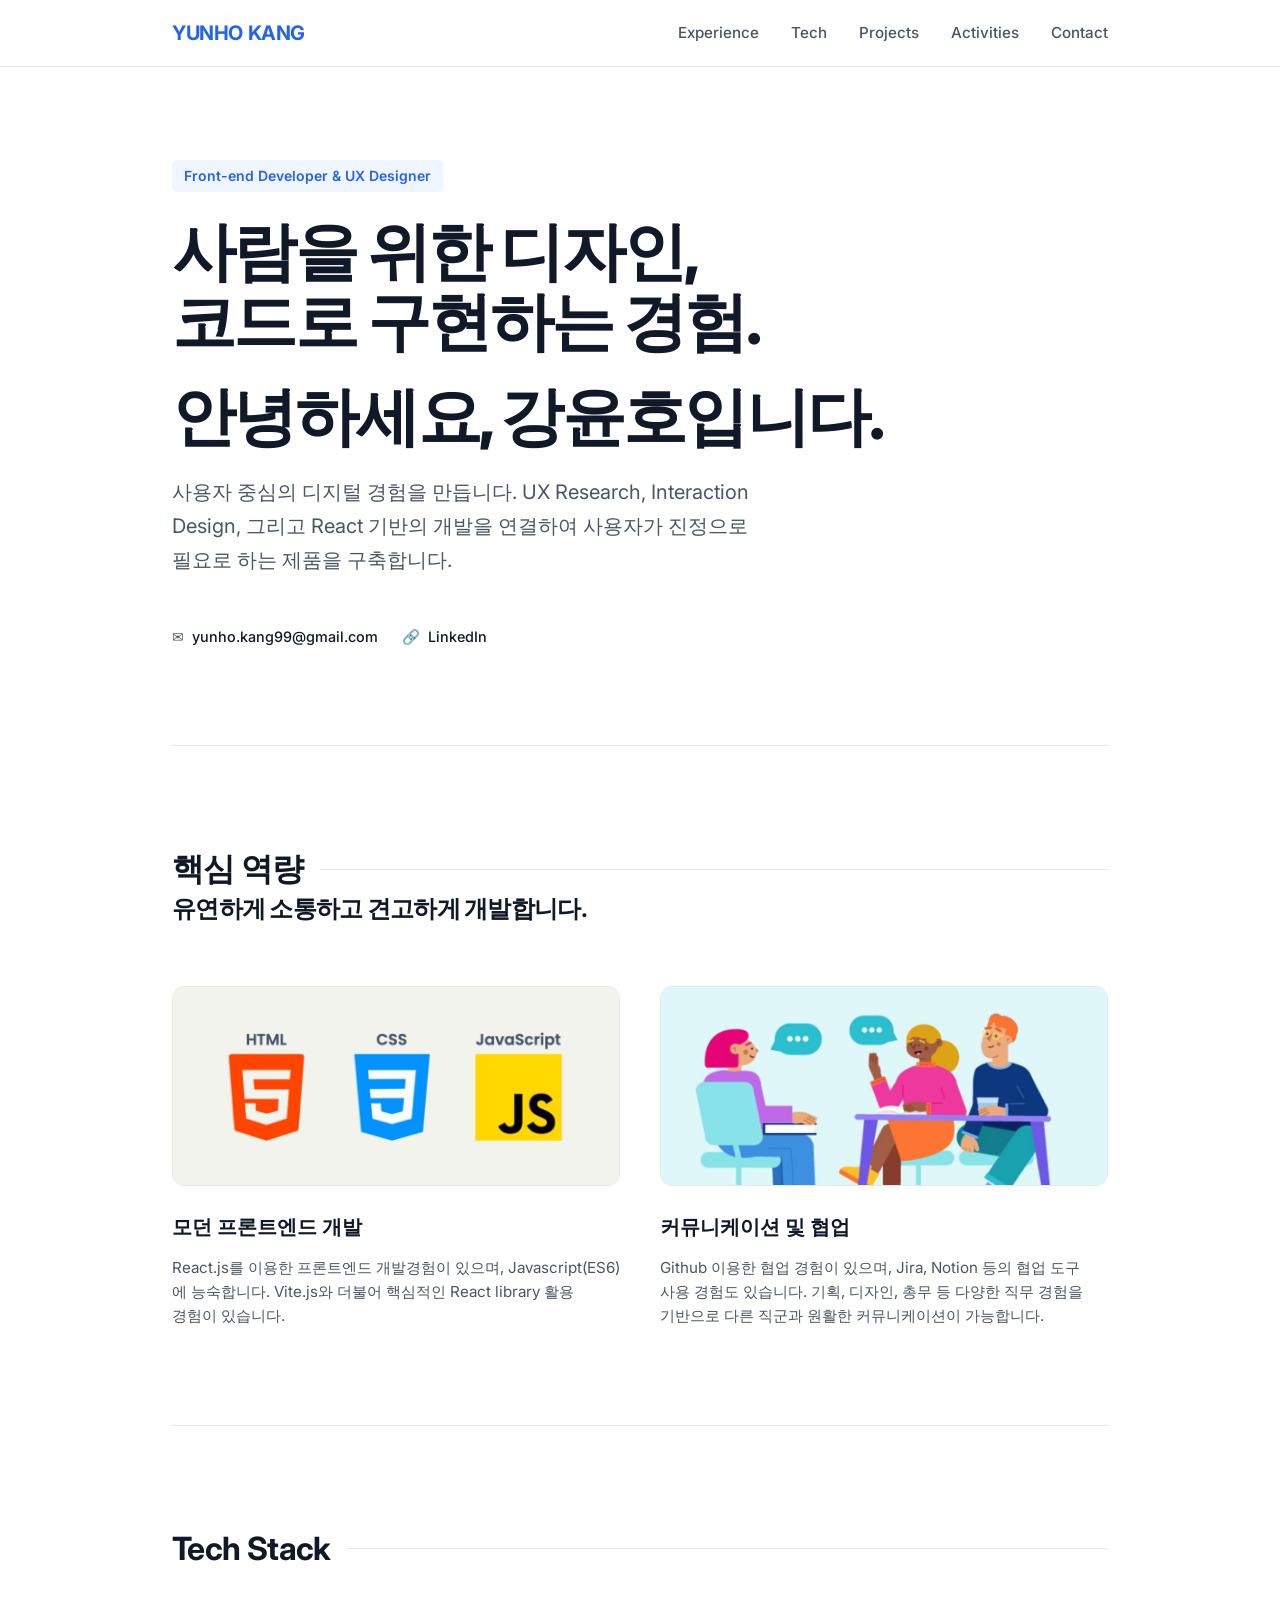
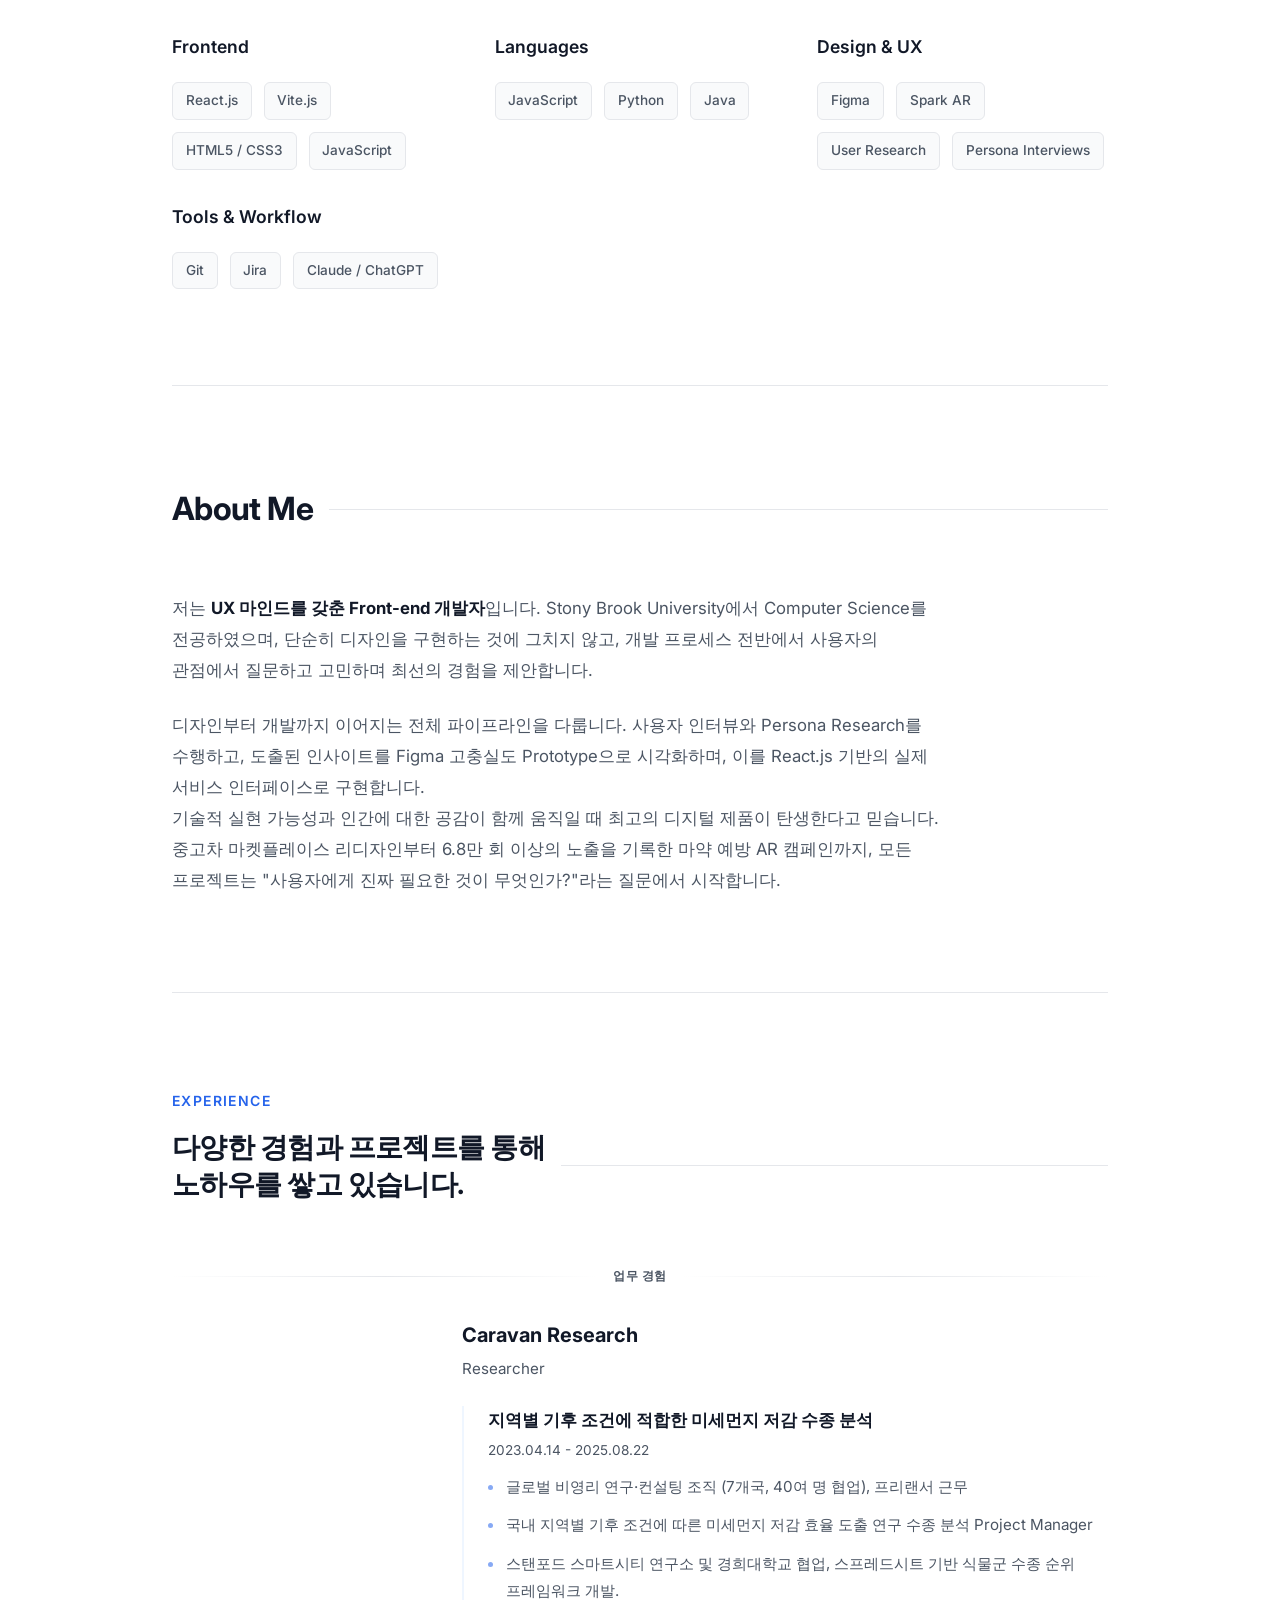
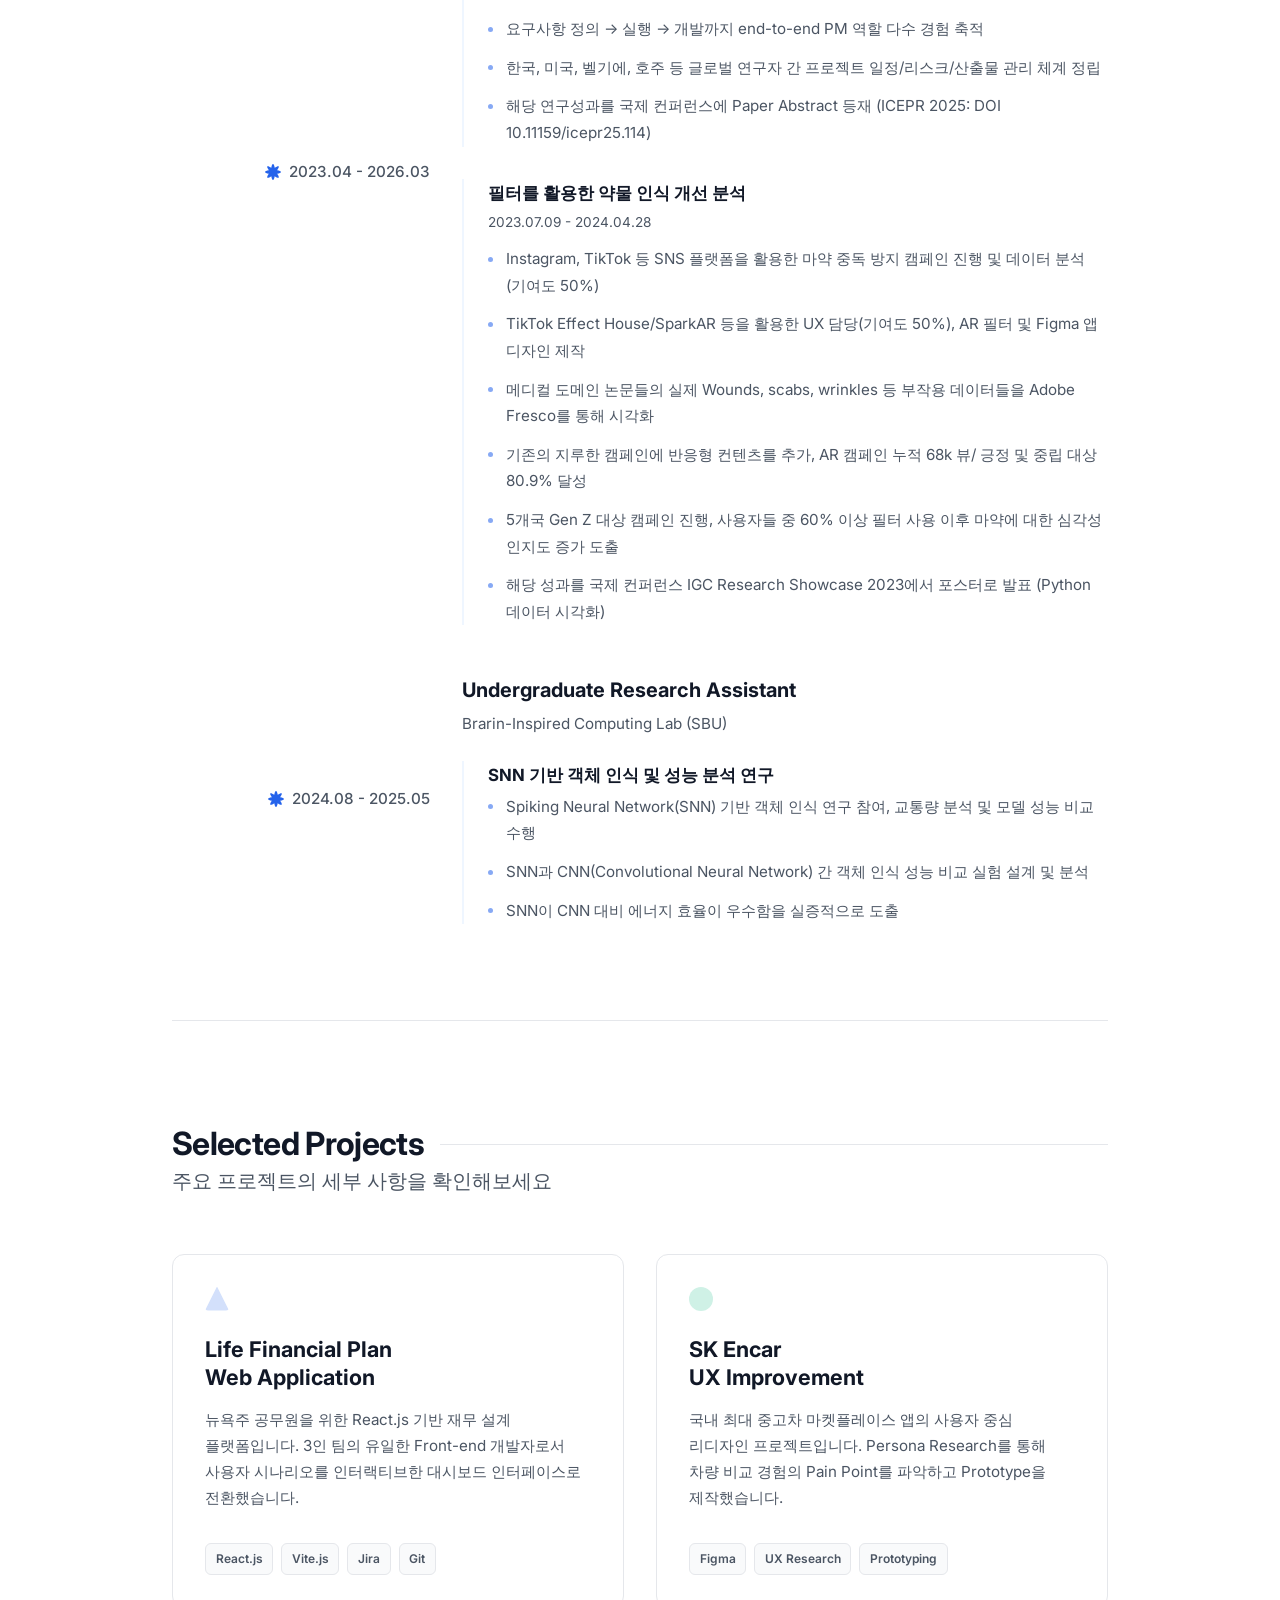
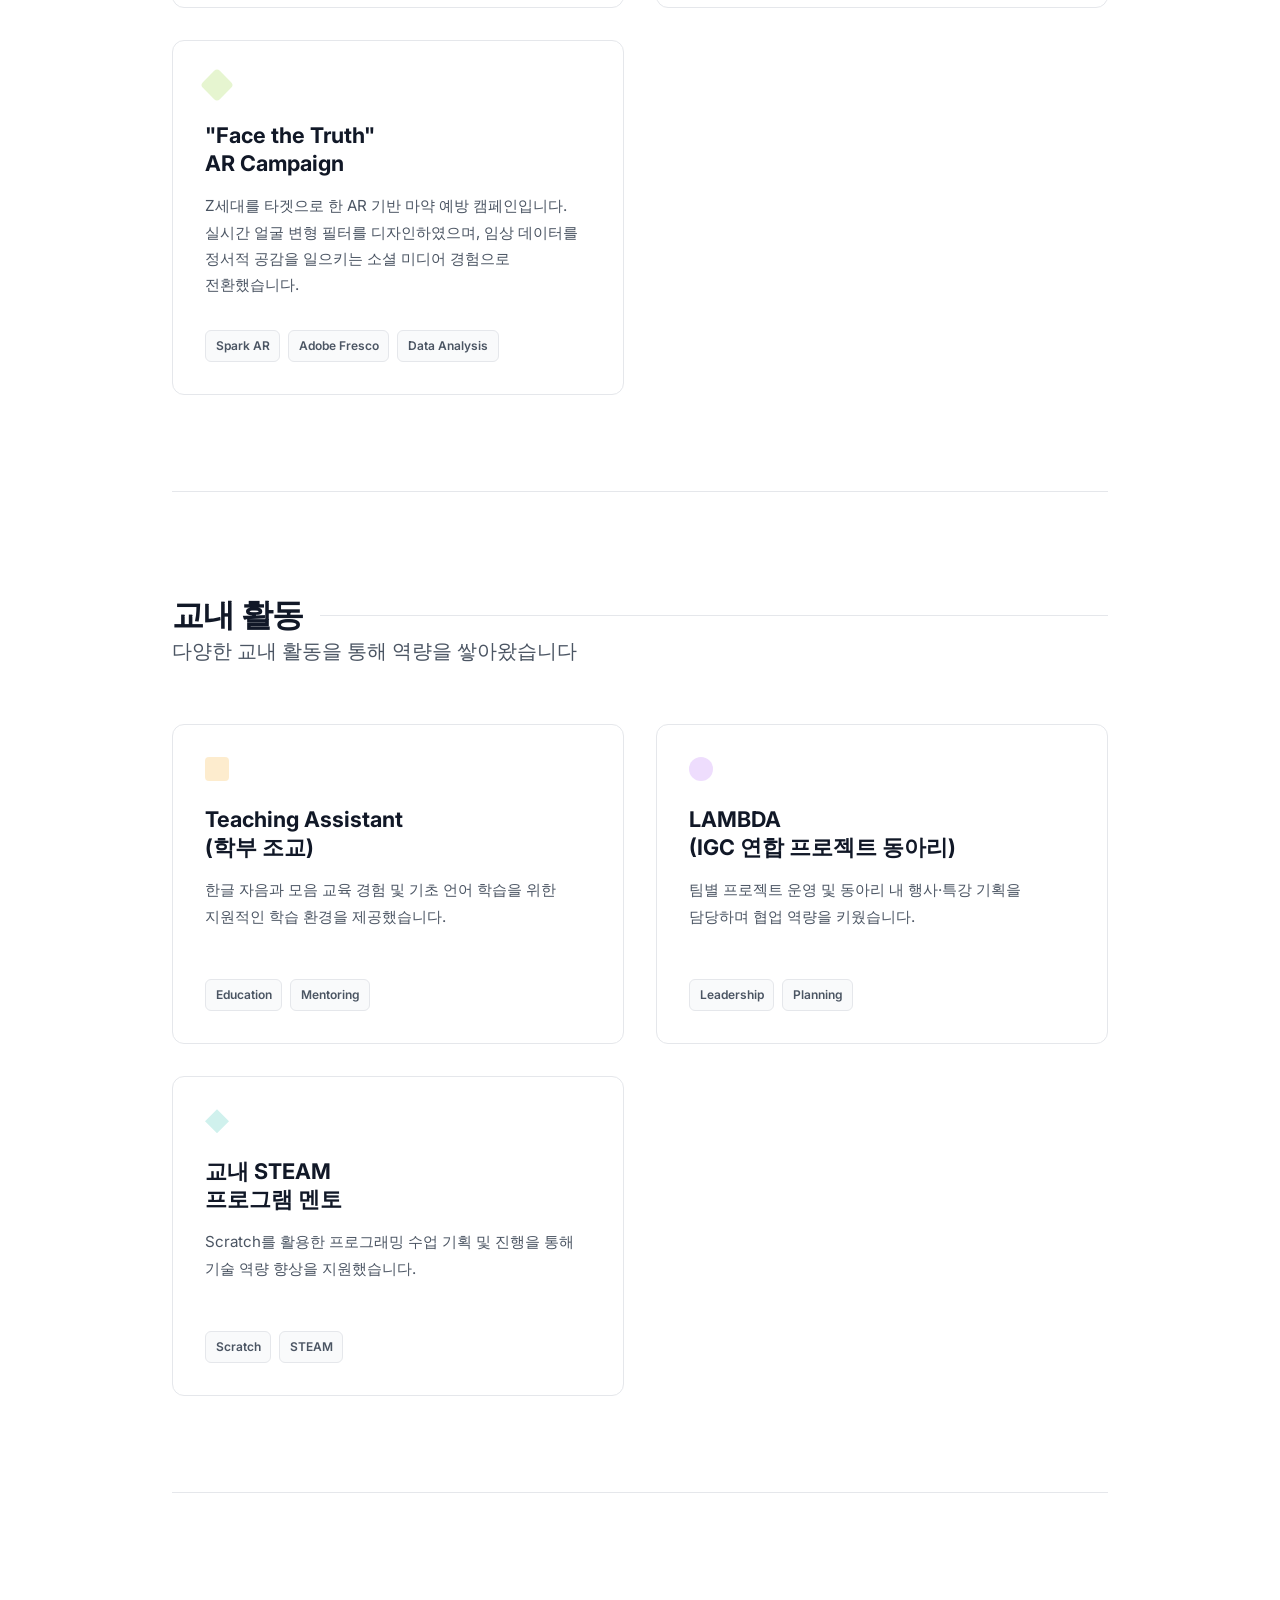
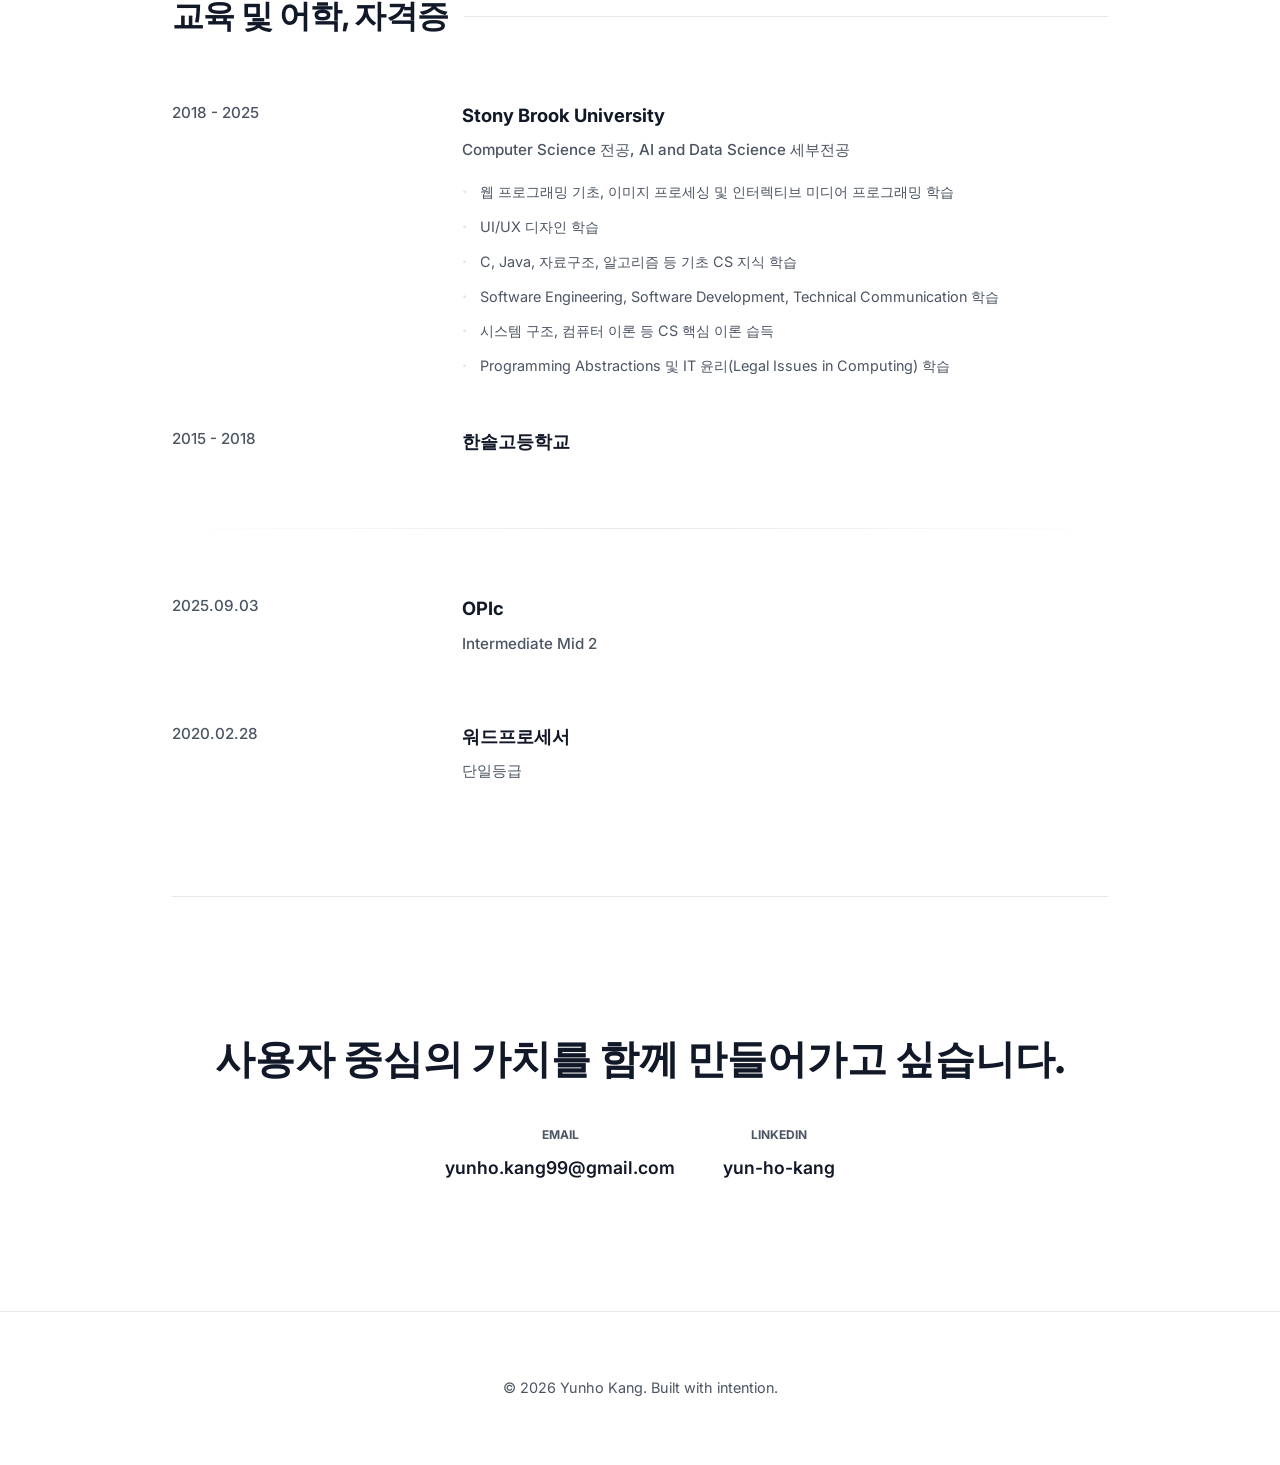
<file: Frontend_Portfolio.html>
<!DOCTYPE html>
<html lang="en">
<head>
<meta charset="UTF-8"/>
<meta name="viewport" content="width=device-width, initial-scale=1.0"/>
<title>Yunho Kang — Portfolio</title>
<link rel="preconnect" href="https://fonts.googleapis.com">
<link rel="preconnect" href="https://fonts.gstatic.com" crossorigin>
<link href="https://fonts.googleapis.com/css2?family=Inter:wght@300;400;500;600;700&display=swap" rel="stylesheet">
<link rel="stylesheet" href="style.css">
</head>
<body>

<nav>
  <div class="nav-container">
    <a class="nav-logo" href="#">YUNHO KANG</a>
    <ul class="nav-links">
      <li><a href="#experience">Experience</a></li>
      <li><a href="#tech">Tech</a></li>
      <li><a href="#projects">Projects</a></li>
      <li><a href="#activities">Activities</a></li>
      <li><a href="#contact">Contact</a></li>
    </ul>
  </div>
</nav>

<div class="container">
  <!-- HERO -->
  <section id="hero">
    <span class="hero-label">Front-end Developer & UX Designer</span>
    <h1 class="hero-name">사람을 위한 디자인,<br/>코드로 구현하는 경험.</h1>
    <h1 class="hero-name">안녕하세요, 강윤호입니다.</h1>
    <p class="hero-subtitle">
      사용자 중심의 디지털 경험을 만듭니다. UX Research, Interaction Design, 그리고 React 기반의 개발을 연결하여 사용자가 진정으로 필요로 하는 제품을 구축합니다.
    </p>
    <div class="hero-meta">
      <div class="hero-meta-item">✉ <a href="mailto:yunho.kang99@gmail.com">yunho.kang99@gmail.com</a></div>
      <div class="hero-meta-item">🔗 <a href="https://linkedin.com/in/yun-ho-kang" target="_blank">LinkedIn</a></div>
      
    </div>
  </section>

  <!-- CORE COMPETENCIES -->
  <section id="core">
    <div class="section-header">
      <h2 class="section-title">핵심 역량</h2>
      <p style="font-size: 1.5rem; font-weight: 700; margin-top: -1.5rem; letter-spacing: -0.03em;">유연하게 소통하고 견고하게 개발합니다.</p>
    </div>
    <div class="competency-grid">
      <div class="competency-card">
        <div class="competency-img-box">
          <img src="assets/Modern_Frontend.png" alt="Modern Frontend" style="width: 100%; height: 100%; object-fit: cover;">
        </div>
        <div class="competency-info">
          <h3>모던 프론트엔드 개발</h3>
          <p>React.js를 이용한 프론트엔드 개발경험이 있으며, Javascript(ES6)에 능숙합니다. Vite.js와 더불어 핵심적인 React library 활용 경험이 있습니다.</p>
        </div>
      </div>
      <div class="competency-card">
        <div class="competency-img-box">
          <img src="assets/communication.png" alt="Communication" style="width: 100%; height: 100%; object-fit: cover;">
        </div>
        <div class="competency-info">
          <h3>커뮤니케이션 및 협업</h3>
          <p>Github 이용한 협업 경험이 있으며, Jira, Notion 등의 협업 도구 사용 경험도 있습니다. 기획, 디자인, 총무 등 다양한 직무 경험을 기반으로 다른 직군과 원활한 커뮤니케이션이 가능합니다.</p>
        </div>
      </div>
    </div>
  </section>

  <!-- TECH STACK -->
  <section id="tech">
    <div class="section-header">
      <h2 class="section-title">Tech Stack</h2>
    </div>
    <div class="tech-grid">
      <div class="tech-category">
        <h3>Frontend</h3>
        <div class="tech-list">
          <span class="tech-tag">React.js</span>
          <span class="tech-tag">Vite.js</span>
          <span class="tech-tag">HTML5 / CSS3</span>
          <span class="tech-tag">JavaScript</span>
        </div>
      </div>
      <div class="tech-category">
        <h3>Languages</h3>
        <div class="tech-list">
          <span class="tech-tag">JavaScript</span>
          <span class="tech-tag">Python</span>
          <span class="tech-tag">Java</span>
        </div>
      </div>
      <div class="tech-category">
        <h3>Design & UX</h3>
        <div class="tech-list">
          <span class="tech-tag">Figma</span>
          <span class="tech-tag">Spark AR</span>
          <span class="tech-tag">User Research</span>
          <span class="tech-tag">Persona Interviews</span>
        </div>
      </div>
      <div class="tech-category">
        <h3>Tools & Workflow</h3>
        <div class="tech-list">
          <span class="tech-tag">Git</span>
          <span class="tech-tag">Jira</span>
          <span class="tech-tag">Claude / ChatGPT</span>
        </div>
      </div>
    </div>
  </section>

  <!-- ABOUT -->
  <section id="about">
    <div class="section-header">
      <h2 class="section-title">About Me</h2>
    </div>
    <div class="about-content">
      <div class="about-text">
        <p>저는 <strong>UX 마인드를 갖춘 Front-end 개발자</strong>입니다. Stony Brook University에서 Computer Science를 전공하였으며, 단순히 디자인을 구현하는 것에 그치지 않고, 개발 프로세스 전반에서 사용자의 관점에서 질문하고 고민하며 최선의 경험을 제안합니다.</p>
        <p>디자인부터 개발까지 이어지는 전체 파이프라인을 다룹니다. 사용자 인터뷰와 Persona Research를 수행하고, 도출된 인사이트를 Figma 고충실도 Prototype으로 시각화하며, 이를 React.js 기반의 실제 서비스 인터페이스로 구현합니다.</p>
      </div>
      <div class="about-text">
        <p>기술적 실현 가능성과 인간에 대한 공감이 함께 움직일 때 최고의 디지털 제품이 탄생한다고 믿습니다. 중고차 마켓플레이스 리디자인부터 6.8만 회 이상의 노출을 기록한 마약 예방 AR 캠페인까지, 모든 프로젝트는 "사용자에게 진짜 필요한 것이 무엇인가?"라는 질문에서 시작합니다.</p>
      </div>
    </div>
  </section>

  <!-- EXPERIENCE -->
  <section id="experience">
    <div class="section-header" style="margin-bottom: 2rem;">
      <h2 class="section-eyebrow">Experience</h2>
      <p class="section-title" style="font-size: 1.75rem; line-height: 1.3;">다양한 경험과 프로젝트를 통해<br>노하우를 쌓고 있습니다.</p>
    </div>

    <div class="exp-divider">
      <span>업무 경험</span>
    </div>

    <div class="exp-grid">
      <div class="exp-item">
        <div class="exp-left">
          <svg xmlns="http://www.w3.org/2000/svg" width="16" height="16" fill="none" style="color: var(--primary);"><path fill="currentColor" d="M6.287 12.135C6.637 14.45 7.274 16 8 16s1.362-1.549 1.713-3.865c1.886 1.39 3.43 2.036 3.944 1.522s-.132-2.058-1.523-3.944C14.451 9.363 16 8.726 16 8s-1.549-1.362-3.865-1.713c1.39-1.886 2.036-3.43 1.522-3.944s-2.058.132-3.944 1.523C9.363 1.549 8.726 0 8 0S6.638 1.549 6.287 3.866c-1.886-1.39-3.43-2.036-3.944-1.523s.132 2.059 1.522 3.944C1.55 6.637 0 7.274 0 8s1.549 1.362 3.866 1.713c-1.39 1.886-2.036 3.43-1.523 3.944s2.059-.132 3.944-1.522"></path></svg>
          <p class="exp-date-text">2023.04 - 2026.03</p>
        </div>
        <div class="exp-info">
          <div class="exp-company-block">
            <h3 class="exp-company">Caravan Research</h3>
            <p class="exp-position">Researcher</p>
          </div>
          
          <div class="exp-projects">
            <div class="exp-project-item">
              <h4 class="exp-project-title">지역별 기후 조건에 적합한 미세먼지 저감 수종 분석</h4>
              <p class="exp-project-period">2023.04.14 - 2025.08.22</p>
              <ul class="exp-project-details">
                <li>글로벌 비영리 연구·컨설팅 조직 (7개국, 40여 명 협업), 프리랜서 근무</li>
                <li>국내 지역별 기후 조건에 따른 미세먼지 저감 효율 도출 연구 수종 분석 Project Manager</li>
                <li>스탠포드 스마트시티 연구소 및 경희대학교 협업, 스프레드시트 기반 식물군 수종 순위 프레임워크 개발.</li>
                <li>요구사항 정의 → 실행 → 개발까지 end-to-end PM 역할 다수 경험 축적</li>
                <li>한국, 미국, 벨기에, 호주 등 글로벌 연구자 간 프로젝트 일정/리스크/산출물 관리 체계 정립</li>
                <li>해당 연구성과를 국제 컨퍼런스에 Paper Abstract 등재 (ICEPR 2025: DOI 10.11159/icepr25.114)</li>
              </ul>
            </div>

            <div class="exp-project-item">
              <h4 class="exp-project-title">필터를 활용한 약물 인식 개선 분석</h4>
              <p class="exp-project-period">2023.07.09 - 2024.04.28</p>
              <ul class="exp-project-details">
                <li>Instagram, TikTok 등 SNS 플랫폼을 활용한 마약 중독 방지 캠페인 진행 및 데이터 분석 (기여도 50%)</li>
                <li>TikTok Effect House/SparkAR 등을 활용한 UX 담당(기여도 50%), AR 필터 및 Figma 앱 디자인 제작</li>
                <li>메디컬 도메인 논문들의 실제 Wounds, scabs, wrinkles 등 부작용 데이터들을 Adobe Fresco를 통해 시각화</li>
                <li>기존의 지루한 캠페인에 반응형 컨텐츠를 추가, AR 캠페인 누적 68k 뷰/ 긍정 및 중립 대상 80.9% 달성</li>
                <li>5개국 Gen Z 대상 캠페인 진행, 사용자들 중 60% 이상 필터 사용 이후 마약에 대한 심각성 인지도 증가 도출</li>
                <li>해당 성과를 국제 컨퍼런스 IGC Research Showcase 2023에서 포스터로 발표 (Python 데이터 시각화)</li>
              </ul>
            </div>
          </div>
        </div>
      </div>

      <div class="exp-item">
        <div class="exp-left">
          <svg xmlns="http://www.w3.org/2000/svg" width="16" height="16" fill="none" style="color: var(--primary);"><path fill="currentColor" d="M6.287 12.135C6.637 14.45 7.274 16 8 16s1.362-1.549 1.713-3.865c1.886 1.39 3.43 2.036 3.944 1.522s-.132-2.058-1.523-3.944C14.451 9.363 16 8.726 16 8s-1.549-1.362-3.865-1.713c1.39-1.886 2.036-3.43 1.522-3.944s-2.058.132-3.944 1.523C9.363 1.549 8.726 0 8 0S6.638 1.549 6.287 3.866c-1.886-1.39-3.43-2.036-3.944-1.523s.132 2.059 1.522 3.944C1.55 6.637 0 7.274 0 8s1.549 1.362 3.866 1.713c-1.39 1.886-2.036 3.43-1.523 3.944s2.059-.132 3.944-1.522"></path></svg>
          <p class="exp-date-text">2024.08 - 2025.05</p>
        </div>
        <div class="exp-info">
          <div class="exp-company-block">
            <h3 class="exp-company">Undergraduate Research Assistant</h3>
            <p class="exp-position">Brarin-Inspired Computing Lab (SBU)</p>
          </div>
          
          <div class="exp-projects">
            <div class="exp-project-item">
              <h4 class="exp-project-title">SNN 기반 객체 인식 및 성능 분석 연구</h4>
              <ul class="exp-project-details">
                <li>Spiking Neural Network(SNN) 기반 객체 인식 연구 참여, 교통량 분석 및 모델 성능 비교 수행</li>
                <li>SNN과 CNN(Convolutional Neural Network) 간 객체 인식 성능 비교 실험 설계 및 분석</li>
                <li>SNN이 CNN 대비 에너지 효율이 우수함을 실증적으로 도출</li>
              </ul>
            </div>
          </div>
        </div>
      </div>
    </div>
  </section>

  <!-- PROJECTS -->
  <section id="projects">
    <div class="section-header">
      <h2 class="section-title">Selected Projects</h2>
      <p style="font-size: 1.25rem; color: var(--text-muted); margin-top: -1.5rem;">주요 프로젝트의 세부 사항을 확인해보세요</p>
    </div>

    <div class="project-grid-v2">
      <!-- Project 1 -->
      <div onclick="openModal(1)" class="project-card-v2 hover-blue" style="cursor: pointer;">
        <div>
          <div class="card-shape" style="background: #2563eb; clip-path: polygon(50% 0%, 0% 100%, 100% 100%);"></div>
          <h3>Life Financial Plan<br/>Web Application</h3>
          <p class="card-desc">뉴욕주 공무원을 위한 React.js 기반 재무 설계 플랫폼입니다. 3인 팀의 유일한 Front-end 개발자로서 사용자 시나리오를 인터랙티브한 대시보드 인터페이스로 전환했습니다.</p>
        </div>
        <div class="card-tech-stack">
          <span class="card-tech-tag">React.js</span>
          <span class="card-tech-tag">Vite.js</span>
          <span class="card-tech-tag">Jira</span>
          <span class="card-tech-tag">Git</span>
        </div>
      </div>

      <!-- Project 2 -->
      <div onclick="openModal(2)" class="project-card-v2 hover-green" style="cursor: pointer;">
        <div>
          <div class="card-shape" style="background: #10b981; border-radius: 50%;"></div>
          <h3>SK Encar<br/>UX Improvement</h3>
          <p class="card-desc">국내 최대 중고차 마켓플레이스 앱의 사용자 중심 리디자인 프로젝트입니다. Persona Research를 통해 차량 비교 경험의 Pain Point를 파악하고 Prototype을 제작했습니다.</p>
        </div>
        <div class="card-tech-stack">
          <span class="card-tech-tag">Figma</span>
          <span class="card-tech-tag">UX Research</span>
          <span class="card-tech-tag">Prototyping</span>
        </div>
      </div>

      <!-- Project 3 -->
      <div onclick="openModal(3)" class="project-card-v2 hover-lime" style="cursor: pointer;">
        <div>
          <div class="card-shape" style="background: #84cc16; transform: rotate(45deg);"></div>
          <h3>"Face the Truth"<br/>AR Campaign</h3>
          <p class="card-desc">Z세대를 타겟으로 한 AR 기반 마약 예방 캠페인입니다. 실시간 얼굴 변형 필터를 디자인하였으며, 임상 데이터를 정서적 공감을 일으키는 소셜 미디어 경험으로 전환했습니다.</p>
        </div>
        <div class="card-tech-stack">
          <span class="card-tech-tag">Spark AR</span>
          <span class="card-tech-tag">Adobe Fresco</span>
          <span class="card-tech-tag">Data Analysis</span>
        </div>
      </div>
    </div>
  </section>

  <!-- CAMPUS ACTIVITIES -->
  <section id="activities">
    <div class="section-header">
      <h2 class="section-title">교내 활동</h2>
      <p style="font-size: 1.25rem; color: var(--text-muted); margin-top: -1.5rem;">다양한 교내 활동을 통해 역량을 쌓아왔습니다</p>
    </div>

    <div class="project-grid-v2">
      <!-- Activity 1 -->
      <div onclick="openModal(4)" class="project-card-v2 hover-orange" style="cursor: pointer;">
        <div>
          <div class="card-shape" style="background: #f59e0b; border-radius: 4px;"></div>
          <h3>Teaching Assistant<br/>(학부 조교)</h3>
          <p class="card-desc">한글 자음과 모음 교육 경험 및 기초 언어 학습을 위한 지원적인 학습 환경을 제공했습니다.</p>
        </div>
        <div class="card-tech-stack">
          <span class="card-tech-tag">Education</span>
          <span class="card-tech-tag">Mentoring</span>
        </div>
      </div>

      <!-- Activity 2 -->
      <div onclick="openModal(5)" class="project-card-v2 hover-purple" style="cursor: pointer;">
        <div>
          <div class="card-shape" style="background: #a855f7; border-radius: 50%;"></div>
          <h3>LAMBDA<br/>(IGC 연합 프로젝트 동아리)</h3>
          <p class="card-desc">팀별 프로젝트 운영 및 동아리 내 행사·특강 기획을 담당하며 협업 역량을 키웠습니다.</p>
        </div>
        <div class="card-tech-stack">
          <span class="card-tech-tag">Leadership</span>
          <span class="card-tech-tag">Planning</span>
        </div>
      </div>

      <!-- Activity 3 -->
      <div onclick="openModal(6)" class="project-card-v2 hover-teal" style="cursor: pointer;">
        <div>
          <div class="card-shape" style="background: #14b8a6; clip-path: polygon(50% 0%, 100% 50%, 50% 100%, 0% 50%);"></div>
          <h3>교내 STEAM<br/>프로그램 멘토</h3>
          <p class="card-desc">Scratch를 활용한 프로그래밍 수업 기획 및 진행을 통해 기술 역량 향상을 지원했습니다.</p>
        </div>
        <div class="card-tech-stack">
          <span class="card-tech-tag">Scratch</span>
          <span class="card-tech-tag">STEAM</span>
        </div>
      </div>
    </div>
  </section>

  <!-- MODAL ROOT -->
  <div id="modal-root">
    <div id="modal-overlay" onclick="closeModal()"></div>
    <div id="modal-container">
      <div id="modal-content">
        <button class="modal-close" onclick="closeModal()">×</button>
        <div id="project-modal-header">
          <div id="modal-shape" class="card-shape"></div>
          <h2 id="modal-title">Project Title</h2>
          <div class="modal-meta-grid">
            <div class="modal-meta-item">
              <h4>프로젝트 설명</h4>
              <div id="modal-desc">Description text here.</div>
            </div>
            <div class="modal-meta-item">
              <h4>기술 스택</h4>
              <div id="modal-tech">Tech stack tags here.</div>
            </div>
            <div class="modal-meta-item">
              <h4>역할</h4>
              <div id="modal-role">Lead Developer</div>
            </div>
            <div class="modal-meta-item">
              <h4>기간</h4>
              <div id="modal-period">2025.01 - 2025.05</div>
            </div>
          </div>
        </div>
        <div class="modal-divider"></div>
        <div id="project-modal-body">
          <h4>상세 내용</h4>
          <ol id="modal-details-list" class="modal-list">
            <!-- List items will be injected here -->
          </ol>
        </div>
      </div>
    </div>
  </div>

  <script>
    const projectData = {
      1: {
        title: "Life Financial Plan Web Application",
        shape: "clip-path: polygon(50% 0%, 0% 100%, 100% 100%); background: #2563eb;",
        desc: "뉴욕주 공무원을 위한 React.js 기반 재무 설계 플랫폼. 3인 팀의 유일한 Front-end 개발자로 참여.",
        tech: "React.js, Vite.js, Jira, Git",
        role: "Lead Front-end Developer",
        period: "2025년 1월 - 5월",
        details: [
          {
            title: "React.js 코드베이스 전체 책임 및 개발",
            items: ["재사용 가능한 컴포넌트 아키텍처 설계", "Vite.js를 활용한 현대적 빌드 환경 구축"]
          },
          {
            title: "사용자 중심의 입력 흐름 설계",
            items: ["명확한 UX를 위한 Modal 기반의 단계별 재무 데이터 입력 로직 구현", "데이터 유효성 검사 적용"]
          },
          {
            title: "성능 최적화",
            items: ["컴포넌트 렌더링 최적화 및 구조 재설계", "페이지 로딩 성능 약 20% 향상 달성"]
          }
        ]
      },
      2: {
        title: "SK Encar UX Improvement",
        shape: "border-radius: 50%; background: #10b981;",
        desc: "국내 최대 중고차 마켓플레이스 앱의 사용자 중심 리디자인 프로젝트.",
        tech: "Figma, UX Research, Prototyping",
        role: "UX Researcher & Designer",
        period: "2024년 1월 - 6월",
        details: [
          {
            title: "사용자 Pain Point 식별",
            items: ["정성 인터뷰를 통해 차량 비교 과정에서의 정보 파편화 문제 확인", "사용자 여정 지도 분석"]
          },
          {
            title: "비교 경험 고도화 디자인",
            items: ["Side-by-side 비교 흐름 설계", "차량 상태 점수 시각화(Ring UI) 도입"]
          },
          {
            title: "데이터 기반 검증",
            items: ["리디자인 안에 대한 설문조사 실시", "사용자 85%로부터 실제 도입 시 사용 의사 확인"]
          }
        ]
      },
      3: {
        title: "\"Face the Truth\" AR Campaign",
        shape: "transform: rotate(45deg); background: #84cc16;",
        desc: "Z세대를 타겟으로 한 AR 기반 마약 예방 캠페인.",
        tech: "Spark AR, Adobe Fresco, Data Analysis",
        role: "AR Designer & Data Analyst",
        period: "2023년 7월 - 2024년 4월",
        details: [
          {
            title: "임상 데이터 시각화",
            items: ["마약 사용으로 인한 신체적 변화를 실시간 얼굴 변형 필터로 디자인", "15개의 커스텀 시각 자산 제작"]
          },
          {
            title: "폭발적인 사용자 반응",
            items: ["Instagram 기준 누적 캠페인 노출 수 68,000회 이상 기록", "전월 대비 노출 수 약 21,000배 성장"]
          },
          {
            title: "영향력 평가",
            items: ["사후 설문조사 결과 80.9%의 긍정적 응답 확보", "인식 개선 효과 데이터 분석"]
          }
        ]
      },
      4: {
        title: "Teaching Assistant (학부 조교)",
        shape: "background: #f59e0b; border-radius: 4px;",
        desc: "한글 자음과 모음 교육 경험 및 기초 언어 학습 지원.",
        tech: "Education, Mentoring, Communication",
        role: "Teaching Assistant",
        period: "2024.09 - 2024.12",
        details: [
          {
            title: "주요 활동",
            items: [
              "한글 자음과 모음 교육 경험 및 기초 언어 학습을 위한 지원적인 학습 환경 제공",
              "기본 의사소통 능력 향상을 위한 멘토 활동",
              "1:1 맞춤 지도를 통해 한국어 발음 및 문장 구조에 대한 이해도 향상 지원"
            ]
          }
        ]
      },
      5: {
        title: "LAMBDA (IGC 연합 프로젝트 동아리)",
        shape: "background: #a855f7; border-radius: 50%;",
        desc: "팀별 프로젝트 운영 및 동아리 내 행사·특강 기획.",
        tech: "Leadership, Event Planning, Teamwork",
        role: "Member & Organizer",
        period: "2023.08 - 2024.06",
        details: [
          {
            title: "주요 활동",
            items: [
              "팀별 프로젝트 운영 및 동아리 내 행사·특강 기획",
              "정기 회의 주최, 각 팀의 리더 및 운영 보조자, 자문 역할"
            ]
          }
        ]
      },
      6: {
        title: "교내 STEAM 프로그램 멘토",
        shape: "background: #14b8a6; clip-path: polygon(50% 0%, 100% 50%, 50% 100%, 0% 50%);",
        desc: "Scratch를 활용한 프로그래밍 수업 기획 및 진행.",
        tech: "Scratch, STEAM Education, Mentoring",
        role: "Program Mentor",
        period: "2023.09 - 2023.12",
        details: [
          {
            title: "주요 활동",
            items: [
              "Scratch를 활용한 프로그래밍 수업 기획 및 진행",
              "멘티들의 기술 역량과 문제 해결 능력 향상 지원"
            ]
          }
        ]
      }
    };

    function openModal(id) {
      const data = projectData[id];
      if (!data) return;

      document.getElementById('modal-title').innerText = data.title;
      document.getElementById('modal-shape').style.cssText = data.shape;
      document.getElementById('modal-desc').innerText = data.desc;
      document.getElementById('modal-tech').innerText = data.tech;
      document.getElementById('modal-role').innerText = data.role;
      document.getElementById('modal-period').innerText = data.period;

      const listContainer = document.getElementById('modal-details-list');
      listContainer.innerHTML = '';
      data.details.forEach(detail => {
        const li = document.createElement('li');
        li.innerHTML = `<strong>${detail.title}</strong><ul>${detail.items.map(item => `<li>${item}</li>`).join('')}</ul>`;
        listContainer.appendChild(li);
      });

      document.getElementById('modal-root').style.display = 'block';
      document.body.style.overflow = 'hidden';
    }

    function closeModal() {
      document.getElementById('modal-root').style.display = 'none';
      document.body.style.overflow = 'auto';
    }

    window.onclick = function(event) {
      if (event.target == document.getElementById('modal-container')) {
        closeModal();
      }
    }
  </script>

  <!-- EDUCATION & LANGUAGE -->
  <section id="education">
    <div class="section-header">
      <h2 class="section-title">교육 및 어학, 자격증</h2>
    </div>
    <div class="edu-list">
      <!-- Univ -->
      <div class="edu-item">
        <p class="edu-date">2018 - 2025</p>
        <div class="edu-info">
          <h3>Stony Brook University</h3>
          <p class="edu-major">Computer Science 전공, AI and Data Science 세부전공</p>
          <ul class="edu-details">
            <li>웹 프로그래밍 기초, 이미지 프로세싱 및 인터렉티브 미디어 프로그래밍 학습</li>
            <li> UI/UX 디자인 학습</li>
            <li>C, Java, 자료구조, 알고리즘 등 기초 CS 지식 학습</li>
            <li>Software Engineering, Software Development, Technical Communication 학습</li>
            <li>시스템 구조, 컴퓨터 이론 등 CS 핵심 이론 습득</li>
            <li>Programming Abstractions 및 IT 윤리(Legal Issues in Computing) 학습</li>
          </ul>
        </div>
      </div>

      <!-- High School -->
      <div class="edu-item">
        <p class="edu-date">2015 - 2018</p>
        <div class="edu-info">
          <h3>한솔고등학교</h3>
        </div>
      </div>

      <div class="edu-divider"></div>

      <!-- Language 1 -->
      <div class="edu-item">
        <p class="edu-date">2025.09.03</p>
        <div class="edu-info">
          <h3>OPIc</h3>
          <p class="edu-major">Intermediate Mid 2</p>
        </div>
      </div>

      <!-- Language 2 -->
      <div class="edu-item">
        <p class="edu-date">2020.02.28</p>
        <div class="edu-info">
          <h3>워드프로세서</h3>
          <p class="edu-major">단일등급</p>
        </div>
      </div>
    </div>
  </section>

  <!-- CONTACT -->
  <section id="contact">
    <h2 class="contact-title">사용자 중심의 가치를 함께 만들어가고 싶습니다.</h2>
    <div class="contact-links">
      <a href="mailto:yunho.kang99@gmail.com" class="contact-link">
        <span>Email</span>
        <span>yunho.kang99@gmail.com</span>
      </a>
      <a href="https://linkedin.com/in/yun-ho-kang" target="_blank" class="contact-link">
        <span>LinkedIn</span>
        <span>yun-ho-kang</span>
      </a>
    </div>
  </section>
</div>

<footer>
  <p>© 2026 Yunho Kang. Built with intention.</p>
</footer>

</body>
</html>
</file>
<file: style.css>
:root {
  --primary: #2563eb;
  --primary-light: #eff6ff;
  --text-main: #111827;
  --text-muted: #4b5563;
  --bg-main: #ffffff;
  --bg-alt: #f9fafb;
  --border: #e5e7eb;
  --max-width: 1000px;
}

*, *::before, *::after { box-sizing: border-box; margin: 0; padding: 0; }

html { scroll-behavior: smooth; }

body {
  font-family: 'Inter', 'Pretendard', -apple-system, BlinkMacSystemFont, "Segoe UI", 'Apple SD Gothic Neo', 'Noto Sans KR', Roboto, sans-serif;
  background: var(--bg-main);
  color: var(--text-main);
  line-height: 1.7;
  -webkit-font-smoothing: antialiased;
  word-break: keep-all;
  overflow-wrap: break-word;
}

/* NAV */
nav {
  position: fixed;
  top: 0; left: 0; right: 0;
  z-index: 1000;
  display: flex;
  justify-content: center;
  background: rgba(255, 255, 255, 0.8);
  backdrop-filter: blur(10px);
  border-bottom: 1px solid var(--border);
}
.nav-container {
  width: 100%;
  max-width: var(--max-width);
  display: flex;
  justify-content: space-between;
  align-items: center;
  padding: 1rem 2rem;
}
.nav-logo {
  font-size: 1.25rem;
  font-weight: 700;
  color: var(--primary);
  text-decoration: none;
  letter-spacing: -0.02em;
}
.nav-links { display: flex; gap: 2rem; list-style: none; }
.nav-links a {
  font-size: 0.95rem;
  font-weight: 500;
  color: var(--text-muted);
  text-decoration: none;
  transition: color 0.2s;
}
.nav-links a:hover { color: var(--primary); }

.lang-btn {
  background: var(--bg-alt);
  color: var(--text-main);
  border: 1px solid var(--border);
  padding: 0.45rem 1.1rem;
  border-radius: 50px;
  font-size: 0.75rem;
  font-weight: 700;
  cursor: pointer;
  transition: all 0.3s cubic-bezier(0.4, 0, 0.2, 1);
  display: flex;
  align-items: center;
  justify-content: center;
  line-height: 1;
  letter-spacing: 0.02em;
  min-width: 80px;
}

.lang-btn::before {
  content: "🌐";
  margin-right: 6px;
  font-size: 0.85rem;
  filter: grayscale(1);
  transition: filter 0.2s;
}

.lang-btn:hover {
  background: var(--bg-main);
  border-color: var(--primary);
  color: var(--primary);
  transform: translateY(-1px);
  box-shadow: 0 4px 10px rgba(0, 0, 0, 0.05);
}

.lang-btn:hover::before {
  filter: grayscale(0);
}

.lang-btn:active {
  transform: translateY(0);
}

/* CONTAINER */
.container {
  max-width: var(--max-width);
  margin: 0 auto;
  padding: 0 2rem;
}

/* HERO */
#hero {
  padding: 10rem 0 6rem 0;
  text-align: left;
}
.hero-label {
  display: inline-block;
  color: var(--primary);
  background: var(--primary-light);
  padding: 0.25rem 0.75rem;
  border-radius: 6px;
  font-weight: 600;
  font-size: 0.875rem;
  margin-bottom: 1.5rem;
}
.hero-name {
  font-size: clamp(2.5rem, 8vw, 4rem);
  font-weight: 800;
  line-height: 1.1;
  margin-bottom: 1.5rem;
  letter-spacing: -0.04em;
}
.hero-subtitle {
  font-size: 1.25rem;
  color: var(--text-muted);
  max-width: 600px;
  margin-bottom: 2rem;
}
.hero-meta {
  display: flex;
  flex-wrap: wrap;
  gap: 1.5rem;
  margin-top: 3rem;
}
.hero-meta-item {
  display: flex;
  align-items: center;
  gap: 0.5rem;
  font-size: 0.9rem;
  color: var(--text-muted);
}
.hero-meta-item a { color: var(--text-main); text-decoration: none; font-weight: 500; }
.hero-meta-item a:hover { color: var(--primary); text-decoration: underline; }

/* SECTION DEFAULTS */
section { padding: 6rem 0; border-bottom: 1px solid var(--border); }
.section-header { margin-bottom: 3.5rem; }
.section-title {
  font-size: 2rem;
  font-weight: 700;
  letter-spacing: -0.02em;
  margin-bottom: 1rem;
  display: flex;
  align-items: center;
  gap: 1rem;
}
.section-title::after {
  content: '';
  height: 1px;
  flex: 1;
  background: var(--border);
}

/* TECH STACK */
.tech-grid {
  display: grid;
  grid-template-columns: repeat(auto-fit, minmax(240px, 1fr));
  gap: 2rem;
}
.tech-category h3 {
  font-size: 1.1rem;
  font-weight: 600;
  margin-bottom: 1.25rem;
  color: var(--text-main);
}
.tech-list {
  display: flex;
  flex-wrap: wrap;
  gap: 0.75rem;
}
.tech-tag {
  background: var(--bg-alt);
  border: 1px solid var(--border);
  padding: 0.4rem 0.8rem;
  border-radius: 6px;
  font-size: 0.85rem;
  font-weight: 500;
  color: var(--text-muted);
  transition: all 0.2s;
}
.tech-tag:hover {
  border-color: var(--primary);
  color: var(--primary);
  background: var(--primary-light);
}

/* EXPERIENCE / ABOUT */
.about-content p {
  margin-bottom: 1.5rem;
  color: var(--text-muted);
  font-size: 1.05rem;
  line-height: 1.85;
  max-width: 70ch;
}
.about-content p:last-child { margin-bottom: 0; }
.about-content strong { color: var(--text-main); }

/* PROJECTS */
.project-card {
  margin-bottom: 6rem;
}
.project-header-info {
  display: flex;
  justify-content: space-between;
  align-items: baseline;
  margin-bottom: 1.5rem;
  border-bottom: 1px solid var(--border);
  padding-bottom: 0.75rem;
}
.project-name { font-size: 1.5rem; font-weight: 700; }
.project-period { font-size: 0.9rem; color: var(--text-muted); font-weight: 500; }

.project-body {
  display: grid;
  grid-template-columns: 1.2fr 1fr;
  gap: 3rem;
}
.project-desc-text {
  font-size: 1.05rem;
  color: var(--text-muted);
  margin-bottom: 2rem;
}
.project-meta-list {
  list-style: none;
  display: flex;
  flex-direction: column;
  gap: 1.5rem;
}
.project-meta-item h4 {
  font-size: 0.85rem;
  text-transform: uppercase;
  letter-spacing: 0.05em;
  color: var(--text-muted);
  margin-bottom: 0.5rem;
}
.project-meta-item p {
  font-size: 0.95rem;
  font-weight: 500;
}
.project-tags {
  display: flex;
  flex-wrap: wrap;
  gap: 0.5rem;
}
.project-tag {
  font-size: 0.8rem;
  background: var(--primary-light);
  color: var(--primary);
  padding: 0.2rem 0.6rem;
  border-radius: 4px;
  font-weight: 600;
}

.project-visuals {
  display: grid;
  gap: 1rem;
}
.project-img {
  width: 100%;
  border-radius: 8px;
  border: 1px solid var(--border);
  background: var(--bg-alt);
  overflow: hidden;
}
.project-img img { width: 100%; display: block; }

.project-details {
  margin-top: 2rem;
  padding: 1.5rem;
  background: var(--bg-alt);
  border-radius: 8px;
}
.project-details h4 { margin-bottom: 1rem; font-size: 1rem; }
.project-details ul {
  list-style: none;
  display: flex;
  flex-direction: column;
  gap: 0.75rem;
}
.project-details li {
  font-size: 0.9rem;
  padding-left: 1.25rem;
  position: relative;
  color: var(--text-muted);
}
.project-details li::before {
  content: '•';
  position: absolute;
  left: 0;
  color: var(--primary);
}

/* CONTACT */
#contact {
  padding: 8rem 0;
  text-align: center;
  border-bottom: none;
}
.contact-title { font-size: 2.5rem; font-weight: 800; margin-bottom: 2rem; }
.contact-links {
  display: flex;
  justify-content: center;
  gap: 3rem;
  flex-wrap: wrap;
}
.contact-link {
  display: flex;
  flex-direction: column;
  gap: 0.5rem;
  text-decoration: none;
}
.contact-link span:first-child {
  font-size: 0.75rem;
  text-transform: uppercase;
  color: var(--text-muted);
  font-weight: 700;
}
.contact-link span:last-child {
  font-size: 1.1rem;
  color: var(--text-main);
  font-weight: 600;
}
.contact-link:hover span:last-child { color: var(--primary); }

footer {
  padding: 4rem 0;
  border-top: 1px solid var(--border);
  text-align: center;
  font-size: 0.9rem;
  color: var(--text-muted);
}

/* EXPERIENCE SECTION */
.section-eyebrow {
  font-size: 0.875rem;
  font-weight: 600;
  color: var(--primary);
  text-transform: uppercase;
  letter-spacing: 0.1em;
  margin-bottom: 1rem;
}

.exp-divider {
  display: flex;
  align-items: center;
  gap: 1rem;
  margin: 4rem 0 2rem;
}

.exp-divider::before,
.exp-divider::after {
  content: '';
  flex: 1;
  height: 1px;
  background: linear-gradient(to right, transparent, var(--border), transparent);
}

.exp-divider span {
  font-size: 0.75rem;
  color: var(--text-muted);
  font-weight: 600;
  text-transform: uppercase;
  letter-spacing: 0.05em;
  white-space: nowrap;
}

.exp-grid {
  display: flex;
  flex-direction: column;
  gap: 3rem;
}

.exp-item {
  display: grid;
  grid-template-columns: 1fr 2.5fr;
  gap: 2rem;
}

.exp-left {
  display: flex;
  gap: 0.5rem;
  align-items: center;
  justify-content: flex-end;
}

.exp-date-text {
  font-size: 0.95rem;
  color: var(--text-muted);
  font-weight: 500;
}

.exp-info {
  display: flex;
  flex-direction: column;
  gap: 1.5rem;
}

.exp-company-block {
  display: flex;
  flex-direction: column;
  gap: 0.25rem;
}

.exp-company {
  font-size: 1.25rem;
  font-weight: 700;
  color: var(--text-main);
}

.exp-position {
  font-size: 0.95rem;
  color: var(--text-muted);
}

.exp-projects {
  display: flex;
  flex-direction: column;
  gap: 2rem;
}

.exp-project-item {
  border-left: 2px solid var(--primary-light);
  padding-left: 1.5rem;
}

.exp-project-title {
  font-size: 1.05rem;
  font-weight: 700;
  margin-bottom: 0.25rem;
  color: var(--text-main);
}

.exp-project-period {
  font-size: 0.85rem;
  color: var(--text-muted);
  margin-bottom: 0.75rem;
}

.exp-project-details {
  list-style: none;
  display: flex;
  flex-direction: column;
  gap: 0.75rem;
  max-width: 62ch;
}

.exp-project-details li {
  font-size: 0.95rem;
  line-height: 1.75;
  color: var(--text-muted);
  position: relative;
  padding-left: 1.1rem;
}

.exp-project-details li::before {
  content: '';
  position: absolute;
  left: 0;
  top: 0.7em;
  width: 5px;
  height: 5px;
  border-radius: 50%;
  background: var(--primary);
  opacity: 0.55;
}

@media (max-width: 768px) {
  .exp-item {
    grid-template-columns: 1fr;
    gap: 0.5rem;
  }
  .exp-left {
    justify-content: flex-start;
    margin-bottom: 1rem;
  }
}

@media (max-width: 768px) {
  .project-body {
    grid-template-columns: 1fr;
  }
  .nav-links { display: none; }
  #hero { padding: 8rem 0 4rem 0; }
}

/* COMPETENCY SECTION */
.competency-grid {
  display: grid;
  grid-template-columns: repeat(auto-fit, minmax(300px, 1fr));
  gap: 2.5rem;
}
.competency-card {
  display: flex;
  flex-direction: column;
  gap: 1.5rem;
}
.competency-img-box {
  width: 100%;
  height: 200px;
  background: var(--bg-alt);
  border: 1px solid var(--border);
  border-radius: 12px;
  display: flex;
  align-items: center;
  justify-content: center;
  overflow: hidden;
}
.competency-info h3 {
  font-size: 1.25rem;
  font-weight: 700;
  margin-bottom: 0.75rem;
  color: var(--text-main);
}
.competency-info p {
  font-size: 0.95rem;
  color: var(--text-muted);
  line-height: 1.6;
}

/* EDUCATION SECTION */
.edu-list {
  display: flex;
  flex-direction: column;
  gap: 3rem;
}
.edu-item {
  display: grid;
  grid-template-columns: 1fr 2.5fr;
  gap: 2rem;
  align-items: start;
}
.edu-date {
  font-size: 0.95rem;
  color: var(--text-muted);
  font-weight: 500;
}
.edu-info h3 {
  font-size: 1.15rem;
  font-weight: 700;
  margin-bottom: 0.4rem;
}
.edu-major {
  font-size: 0.95rem;
  color: var(--text-muted);
  margin-bottom: 1rem;
  font-weight: 500;
}
.edu-details {
  list-style: none;
  display: flex;
  flex-direction: column;
  gap: 0.6rem;
}
.edu-details li {
  font-size: 0.9rem;
  color: var(--text-muted);
  padding-left: 1.1rem;
  position: relative;
  line-height: 1.75;
  max-width: 62ch;
}
.edu-details li::before {
  content: '·';
  position: absolute;
  left: 0;
  font-weight: 900;
  color: var(--border);
}

.edu-divider {
  width: 100%;
  height: 1px;
  background: linear-gradient(to right, transparent, var(--border), transparent);
  margin: 1rem 0;
}

@media (max-width: 640px) {
  .edu-item {
    grid-template-columns: 1fr;
    gap: 0.5rem;
  }
}

/* NEW PROJECT GRID & CARDS */
.project-grid-v2 {
  display: grid;
  grid-template-columns: repeat(auto-fit, minmax(320px, 1fr));
  gap: 2rem;
}

.project-card-v2 {
  display: flex;
  flex-direction: column;
  justify-content: space-between;
  padding: 2rem;
  background: var(--bg-main);
  border: 1px solid var(--border);
  border-radius: 12px;
  text-decoration: none;
  color: inherit;
  min-height: 320px;
  transition: all 0.3s cubic-bezier(0.4, 0, 0.2, 1);
  position: relative;
}

.project-card-v2:hover {
  transform: translateY(-8px);
  border-color: transparent;
  box-shadow: 0 20px 25px -5px rgba(0, 0, 0, 0.05);
}

/* Hover accent colors */
.project-card-v2.hover-blue:hover { background-color: #eff6ff; }
.project-card-v2.hover-green:hover { background-color: #f0fdf4; }
.project-card-v2.hover-lime:hover { background-color: #f7fee7; }
.project-card-v2.hover-orange:hover { background-color: #fff7ed; }
.project-card-v2.hover-purple:hover { background-color: #faf5ff; }
.project-card-v2.hover-indigo:hover { background-color: #eef2ff; }
.project-card-v2.hover-red:hover { background-color: #fef2f2; }
.project-card-v2.hover-teal:hover { background-color: #f0fdfa; }

.card-shape {
  width: 24px;
  height: 24px;
  background: var(--primary);
  border-radius: 4px;
  margin-bottom: 1.5rem;
  opacity: 0.2;
}

.project-card-v2:hover .card-shape {
  opacity: 1;
}

.project-card-v2 h3 {
  font-size: 1.35rem;
  font-weight: 700;
  margin-bottom: 1rem;
  line-height: 1.3;
  color: var(--text-main);
}

.project-card-v2 .card-desc {
  font-size: 0.95rem;
  color: var(--text-muted);
  line-height: 1.72;
  margin-bottom: 2rem;
  display: -webkit-box;
  -webkit-line-clamp: 4;
  -webkit-box-orient: vertical;
  overflow: hidden;
}

.card-tech-stack {
  display: flex;
  gap: 0.5rem;
  flex-wrap: wrap;
  margin-top: auto;
}

.card-tech-tag {
  font-size: 0.75rem;
  font-weight: 600;
  padding: 0.3rem 0.6rem;
  background: var(--bg-alt);
  border-radius: 6px;
  color: var(--text-muted);
  border: 1px solid var(--border);
}

.project-card-v2:hover .card-tech-tag {
  background: white;
  border-color: transparent;
}

/* MODAL STYLES */
#modal-root {
  display: none;
  position: fixed;
  inset: 0;
  z-index: 2000;
}

#modal-overlay {
  position: absolute;
  inset: 0;
  background: rgba(0, 0, 0, 0.4);
  backdrop-filter: blur(4px);
}

#modal-container {
  position: relative;
  width: 100%;
  height: 100%;
  display: flex;
  justify-content: center;
  align-items: flex-start;
  padding: 3rem 1rem;
  overflow-y: auto;
}

#modal-content {
  background: var(--bg-main);
  width: 100%;
  max-width: 760px;
  border-radius: 16px;
  border: 1px solid var(--border);
  padding: 2.5rem;
  position: relative;
  box-shadow: 0 25px 50px -12px rgba(0, 0, 0, 0.15);
  margin-bottom: 3rem;
  animation: modalSlideUp 0.4s cubic-bezier(0.16, 1, 0.3, 1);
}

@keyframes modalSlideUp {
  from { opacity: 0; transform: translateY(20px); }
  to { opacity: 1; transform: translateY(0); }
}

.modal-close {
  position: absolute;
  top: 1.5rem;
  right: 1.5rem;
  background: none;
  border: none;
  font-size: 1.5rem;
  cursor: pointer;
  color: var(--text-muted);
  opacity: 0.5;
  transition: opacity 0.2s;
}

.modal-close:hover { opacity: 1; }

#project-modal-header {
  margin-bottom: 2.5rem;
}

#project-modal-header h2 {
  font-size: 1.75rem;
  font-weight: 700;
  margin-top: 1rem;
  margin-bottom: 1.5rem;
}

.modal-meta-grid {
  display: grid;
  grid-template-columns: 1fr;
  gap: 1.5rem;
}

.modal-meta-item h4 {
  font-size: 0.8rem;
  text-transform: uppercase;
  color: var(--text-muted);
  margin-bottom: 0.5rem;
  font-weight: 700;
}

.modal-meta-item div {
  font-size: 0.95rem;
  font-weight: 500;
  line-height: 1.75;
  color: var(--text-main);
}

#modal-desc {
  font-weight: 400 !important;
  color: var(--text-muted) !important;
}

.modal-divider {
  height: 1px;
  background: var(--border);
  margin: 2rem 0;
}

#project-modal-body h4 {
  font-size: 1.1rem;
  font-weight: 700;
  margin-bottom: 1.25rem;
}

.modal-list {
  list-style: none;
  counter-reset: modal-step;
  padding-left: 0;
  display: flex;
  flex-direction: column;
  gap: 1.75rem;
}

.modal-list > li {
  counter-increment: modal-step;
  position: relative;
  padding-left: 2.5rem;
}

.modal-list > li::before {
  content: counter(modal-step);
  position: absolute;
  left: 0;
  top: 0.1rem;
  width: 1.65rem;
  height: 1.65rem;
  display: flex;
  align-items: center;
  justify-content: center;
  border-radius: 50%;
  background: var(--primary-light);
  color: var(--primary);
  font-size: 0.8rem;
  font-weight: 700;
}

.modal-list li strong {
  display: block;
  font-size: 1.05rem;
  line-height: 1.5;
  margin-bottom: 0.65rem;
  color: var(--text-main);
}

.modal-list li ul {
  list-style: none;
  padding-left: 0;
  display: flex;
  flex-direction: column;
  gap: 0.6rem;
  color: var(--text-muted);
  font-size: 0.95rem;
  line-height: 1.8;
  max-width: 62ch;
}

.modal-list li ul li {
  position: relative;
  padding-left: 0.95rem;
}

.modal-list li ul li::before {
  content: '';
  position: absolute;
  left: 0;
  top: 0.78em;
  width: 4px;
  height: 4px;
  border-radius: 50%;
  background: var(--border);
}

@media (min-width: 640px) {
  .modal-meta-grid { grid-template-columns: 1fr 1fr; }
}


/* MODAL GALLERY (screens & photos) */
#modal-gallery-section {
  display: none;
  margin-bottom: 2.5rem;
}

#modal-gallery-section h4 {
  font-size: 1.1rem;
  font-weight: 700;
  margin-bottom: 1.25rem;
}

.modal-gallery {
  display: grid;
  grid-template-columns: 1fr;
  gap: 1.25rem;
}

.gallery-frame {
  position: relative;
  width: 100%;
  aspect-ratio: 16 / 10;
  border-radius: 12px;
  overflow: hidden;
  background: var(--bg-alt);
  border: 1px dashed var(--border);
}

.gallery-frame img {
  position: absolute;
  inset: 0;
  width: 100%;
  height: 100%;
  object-fit: cover;
  background: var(--bg-main);
}

.gallery-placeholder {
  position: absolute;
  inset: 0;
  display: flex;
  flex-direction: column;
  align-items: center;
  justify-content: center;
  gap: 0.5rem;
  text-align: center;
  padding: 1rem;
  color: var(--text-muted);
}

.gallery-placeholder strong {
  font-size: 0.9rem;
  font-weight: 600;
  color: var(--text-main);
}

.gallery-placeholder code {
  font-size: 0.75rem;
  font-family: ui-monospace, SFMono-Regular, Menlo, monospace;
  background: var(--bg-main);
  border: 1px solid var(--border);
  border-radius: 6px;
  padding: 0.25rem 0.5rem;
  color: var(--text-muted);
}

.gallery-item figcaption {
  margin-top: 0.6rem;
  font-size: 0.85rem;
  color: var(--text-muted);
}

@media (min-width: 640px) {
  .modal-gallery { grid-template-columns: 1fr 1fr; }
  .gallery-item:only-child { grid-column: span 2; }
}
</file>
